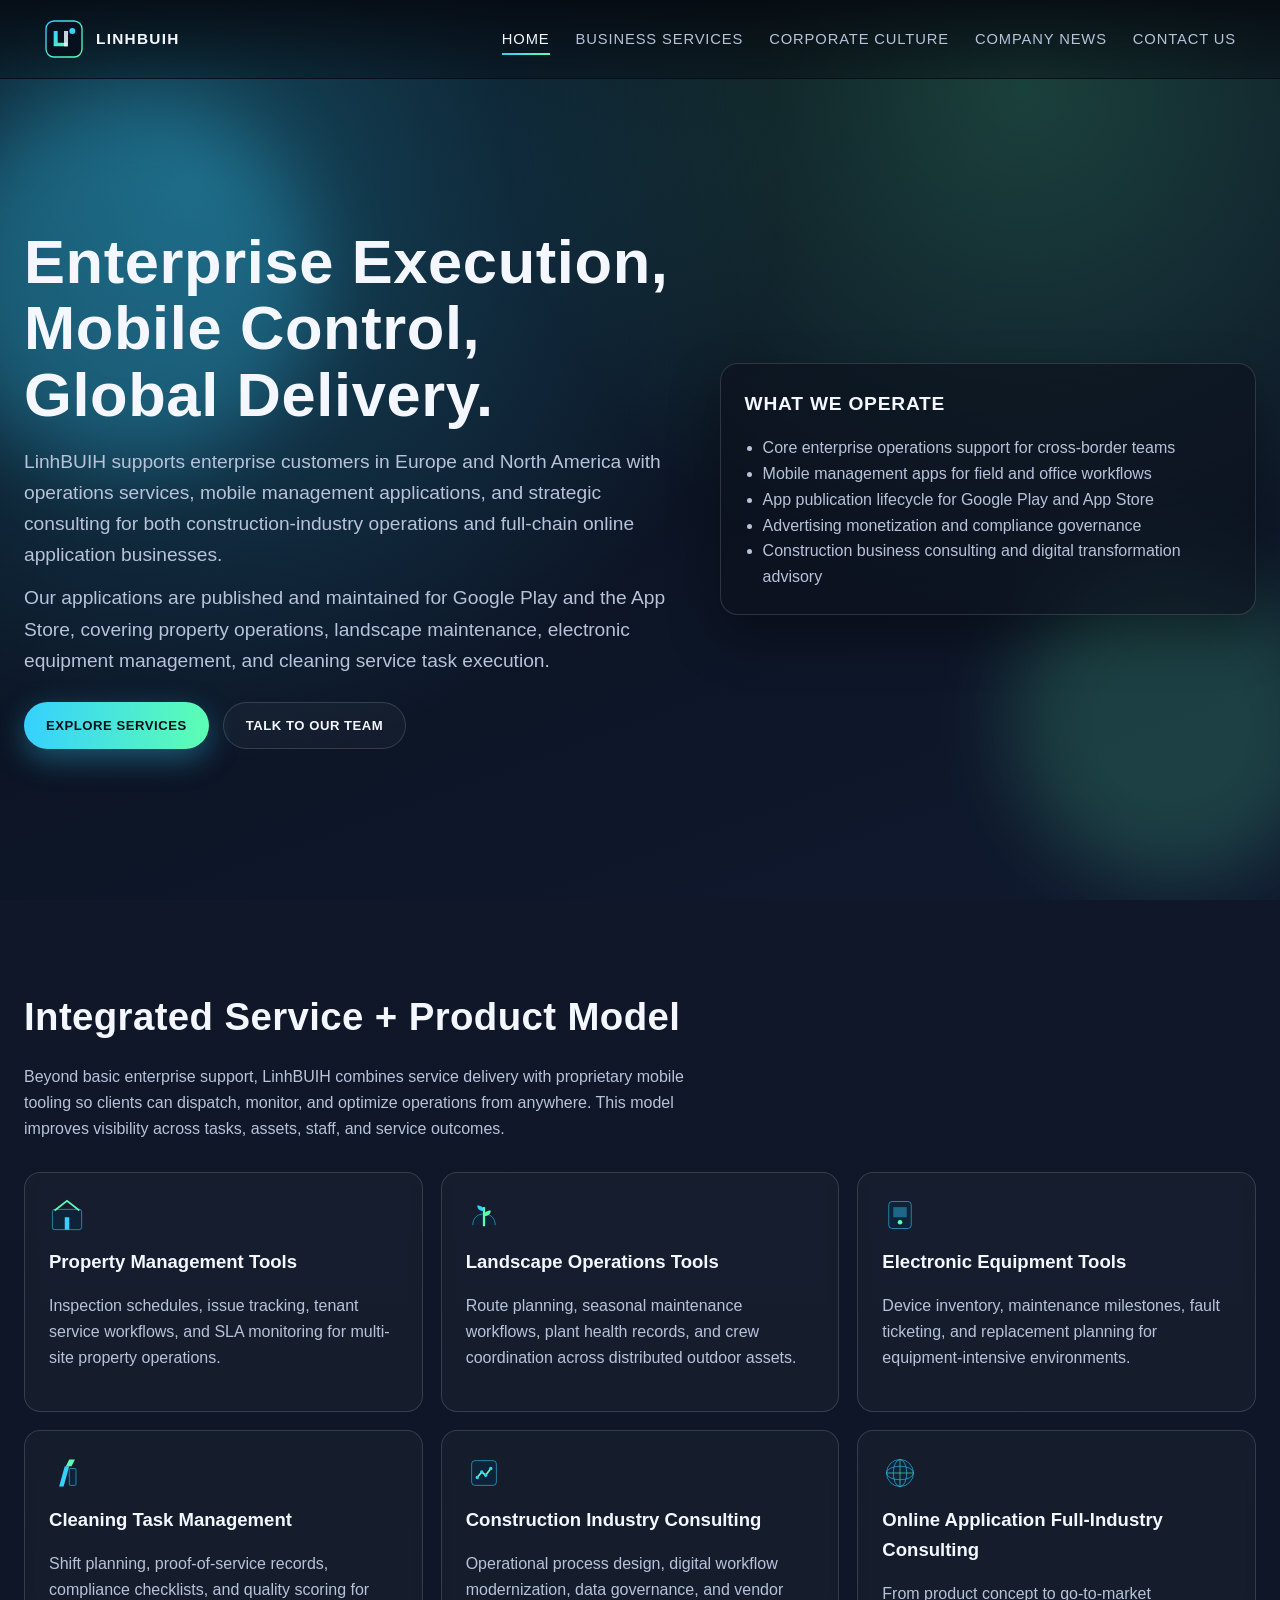
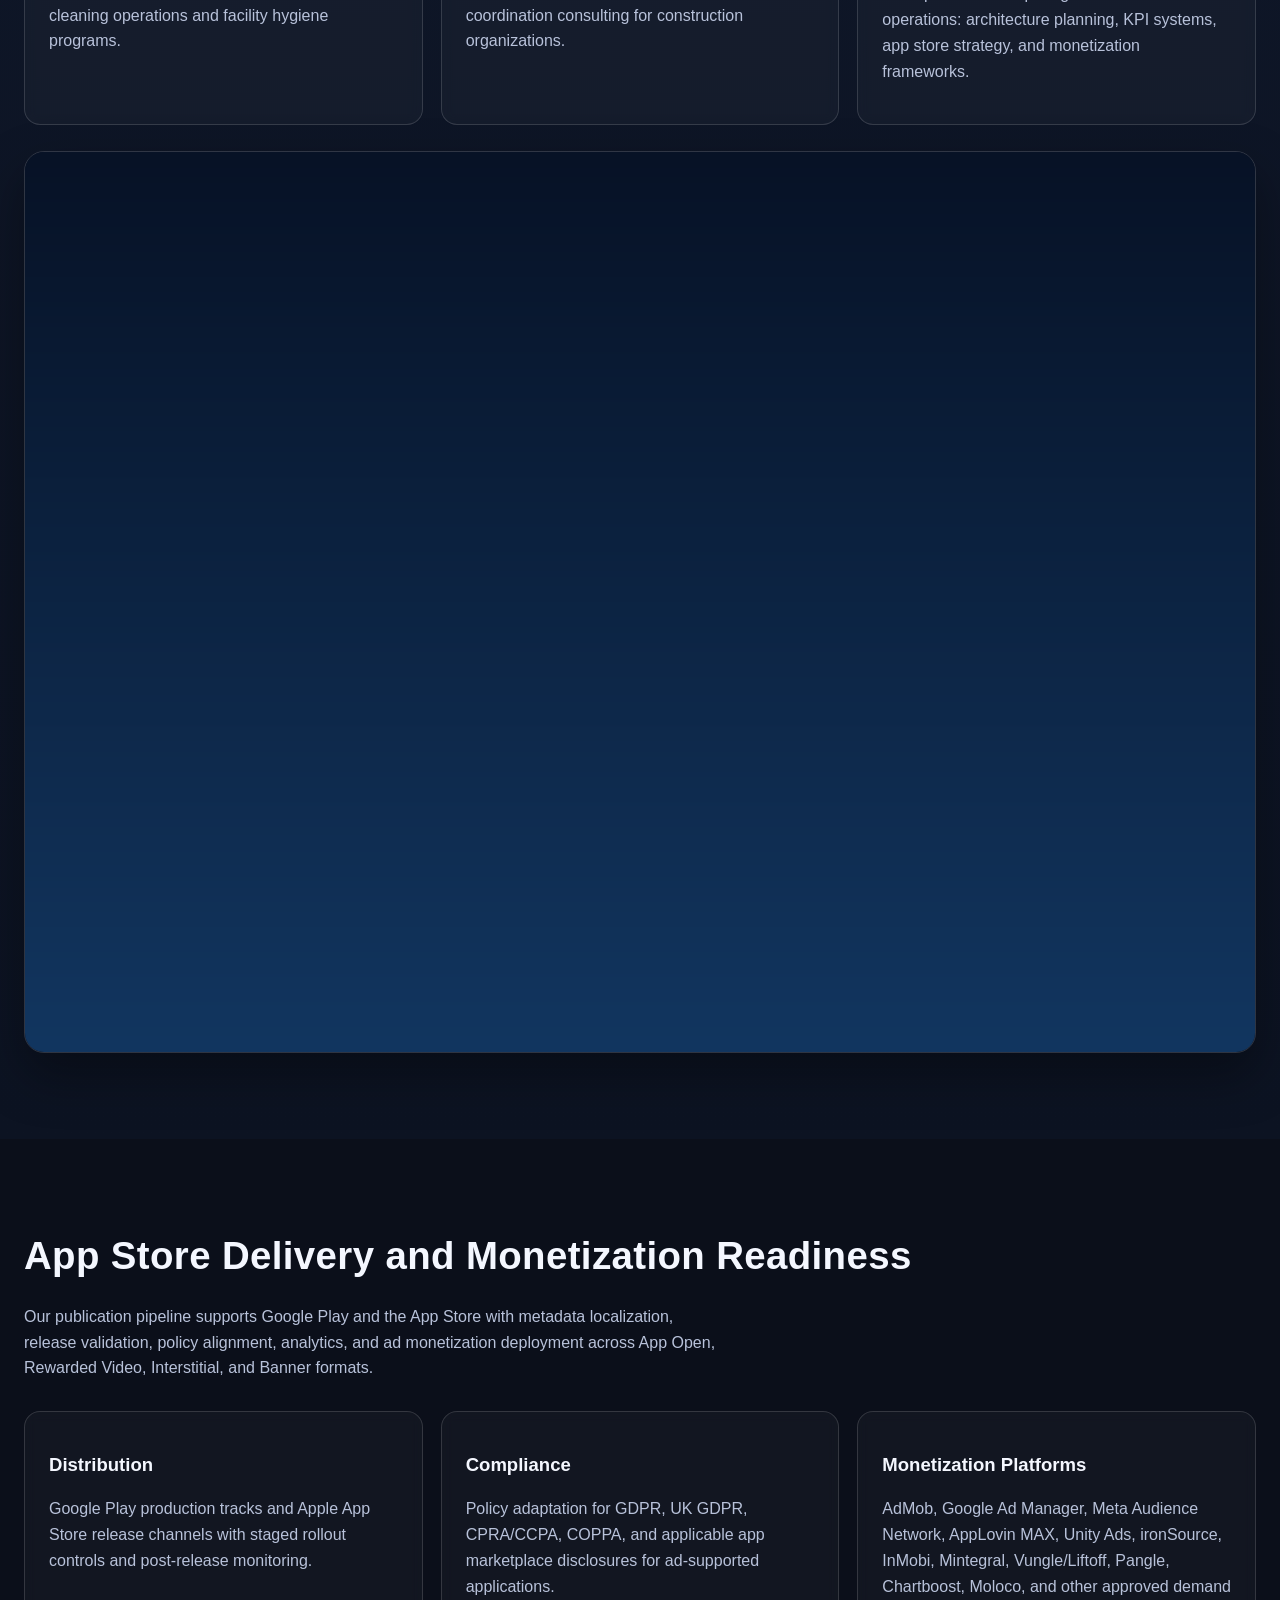
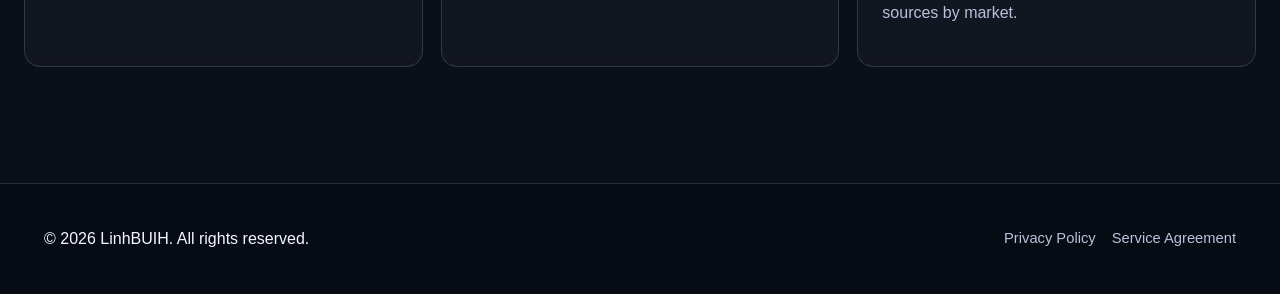
<file: index.html>
<!DOCTYPE html>
<html lang="en">
<head>
  <meta charset="UTF-8" />
  <meta name="viewport" content="width=device-width, initial-scale=1.0" />
  <title>LinhBUIH | Enterprise Operations Technology for Europe and North America</title>
  <meta name="description" content="LinhBUIH delivers enterprise operational services, app publishing for Google Play and App Store, and consulting for construction and end-to-end online application businesses." />
  <meta name="robots" content="index, follow, max-image-preview:large, max-snippet:-1, max-video-preview:-1" />
  <meta name="theme-color" content="#0b0f1a" />
  <link rel="canonical" href="https://ukugbny.com/index.html" />
  <link rel="icon" type="image/svg+xml" href="images/logo.svg" />
  <link rel="stylesheet" href="css/styles.css" />
  <meta property="og:type" content="website" />
  <meta property="og:title" content="LinhBUIH | Enterprise Operations Technology" />
  <meta property="og:description" content="Business operations services, mobile management applications, and strategic consulting for global growth." />
  <meta property="og:url" content="https://ukugbny.com/index.html" />
  <meta property="og:image" content="https://ukugbny.com/images/hero-city.png" />
  <meta name="twitter:card" content="summary_large_image" />
  <script type="application/ld+json">
  {
    "@context": "https://schema.org",
    "@type": "Organization",
    "name": "LinhBUIH",
    "url": "https://ukugbny.com",
    "logo": "https://ukugbny.com/images/logo.svg",
    "email": "linhbuih62@gmail.com",
    "contactPoint": [
      {
        "@type": "ContactPoint",
        "contactType": "business support",
        "email": "linhbuih62@gmail.com",
        "areaServed": ["US", "CA", "GB", "EU"]
      },
      {
        "@type": "ContactPoint",
        "contactType": "key accounts",
        "email": "linhbuih62@gmail.com",
        "areaServed": ["US", "CA", "GB", "EU"]
      }
    ],
    "sameAs": [
      "https://play.google.com",
      "https://www.apple.com/app-store/"
    ]
  }
  </script>
</head>
<body>
  <a class="skip-link" href="#main-content">Skip to main content</a>
  <header class="site-header">
    <div class="header-inner">
      <a class="brand" href="index.html" aria-label="LinhBUIH Home">
        <img src="images/logo.svg" alt="LinhBUIH logo" width="40" height="40" />
        <span>LinhBUIH</span>
      </a>
      <button class="nav-toggle" aria-label="Open navigation" aria-expanded="false">Menu</button>
      <nav class="site-nav" aria-label="Primary navigation">
        <ul>
          <li><a href="index.html">Home</a></li>
          <li><a href="services.html">Business Services</a></li>
          <li><a href="culture.html">Corporate Culture</a></li>
          <li><a href="news.html">Company News</a></li>
          <li><a href="contact.html">Contact Us</a></li>
        </ul>
      </nav>
    </div>
  </header>

  <main id="main-content">
    <section class="hero">
      <div class="hero-inner">
        <div class="hero-copy reveal">
          <h1>Enterprise Execution, Mobile Control, Global Delivery.</h1>
          <p>LinhBUIH supports enterprise customers in Europe and North America with operations services, mobile management applications, and strategic consulting for both construction-industry operations and full-chain online application businesses.</p>
          <p>Our applications are published and maintained for Google Play and the App Store, covering property operations, landscape maintenance, electronic equipment management, and cleaning service task execution.</p>
          <div class="hero-actions">
            <a class="btn btn-primary" href="services.html">Explore Services</a>
            <a class="btn btn-secondary" href="contact.html">Talk to Our Team</a>
          </div>
        </div>
        <aside class="hero-card reveal" aria-label="Core capabilities">
          <h2>What We Operate</h2>
          <ul>
            <li>Core enterprise operations support for cross-border teams</li>
            <li>Mobile management apps for field and office workflows</li>
            <li>App publication lifecycle for Google Play and App Store</li>
            <li>Advertising monetization and compliance governance</li>
            <li>Construction business consulting and digital transformation advisory</li>
          </ul>
        </aside>
      </div>
    </section>

    <section class="section section-dark">
      <div class="section-inner reveal">
        <h2>Integrated Service + Product Model</h2>
        <p class="lead">Beyond basic enterprise support, LinhBUIH combines service delivery with proprietary mobile tooling so clients can dispatch, monitor, and optimize operations from anywhere. This model improves visibility across tasks, assets, staff, and service outcomes.</p>
        <div class="grid">
          <article class="card">
            <img src="images/icon-property.svg" alt="Property tool icon" width="36" height="36" />
            <h3>Property Management Tools</h3>
            <p>Inspection schedules, issue tracking, tenant service workflows, and SLA monitoring for multi-site property operations.</p>
          </article>
          <article class="card">
            <img src="images/icon-garden.svg" alt="Landscape tool icon" width="36" height="36" />
            <h3>Landscape Operations Tools</h3>
            <p>Route planning, seasonal maintenance workflows, plant health records, and crew coordination across distributed outdoor assets.</p>
          </article>
          <article class="card">
            <img src="images/icon-device.svg" alt="Equipment tool icon" width="36" height="36" />
            <h3>Electronic Equipment Tools</h3>
            <p>Device inventory, maintenance milestones, fault ticketing, and replacement planning for equipment-intensive environments.</p>
          </article>
          <article class="card">
            <img src="images/icon-cleaning.svg" alt="Cleaning tool icon" width="36" height="36" />
            <h3>Cleaning Task Management</h3>
            <p>Shift planning, proof-of-service records, compliance checklists, and quality scoring for cleaning operations and facility hygiene programs.</p>
          </article>
          <article class="card">
            <img src="images/icon-consulting.svg" alt="Consulting icon" width="36" height="36" />
            <h3>Construction Industry Consulting</h3>
            <p>Operational process design, digital workflow modernization, data governance, and vendor coordination consulting for construction organizations.</p>
          </article>
          <article class="card">
            <img src="images/icon-online.svg" alt="Online application consulting icon" width="36" height="36" />
            <h3>Online Application Full-Industry Consulting</h3>
            <p>From product concept to go-to-market operations: architecture planning, KPI systems, app store strategy, and monetization frameworks.</p>
          </article>
        </div>
        <div class="banner-image">
          <img src="images/hero-city.png" alt="Enterprise skyline and digital operations concept" width="1600" height="900" loading="lazy" />
        </div>
      </div>
    </section>

    <section class="section">
      <div class="section-inner reveal">
        <h2>App Store Delivery and Monetization Readiness</h2>
        <p class="lead">Our publication pipeline supports Google Play and the App Store with metadata localization, release validation, policy alignment, analytics, and ad monetization deployment across App Open, Rewarded Video, Interstitial, and Banner formats.</p>
        <div class="grid">
          <article class="card">
            <h3>Distribution</h3>
            <p>Google Play production tracks and Apple App Store release channels with staged rollout controls and post-release monitoring.</p>
          </article>
          <article class="card">
            <h3>Compliance</h3>
            <p>Policy adaptation for GDPR, UK GDPR, CPRA/CCPA, COPPA, and applicable app marketplace disclosures for ad-supported applications.</p>
          </article>
          <article class="card">
            <h3>Monetization Platforms</h3>
            <p>AdMob, Google Ad Manager, Meta Audience Network, AppLovin MAX, Unity Ads, ironSource, InMobi, Mintegral, Vungle/Liftoff, Pangle, Chartboost, Moloco, and other approved demand sources by market.</p>
          </article>
        </div>
      </div>
    </section>
  </main>

  <footer class="site-footer">
    <div class="footer-inner">
      <p>© <span data-year></span> LinhBUIH. All rights reserved.</p>
      <div class="footer-links" aria-label="Policy links">
        <a href="privacy-policy.html">Privacy Policy</a>
        <a href="terms-of-service.html">Service Agreement</a>
      </div>
    </div>
  </footer>

  <script src="js/main.js" defer></script>
</body>
</html>
</file>
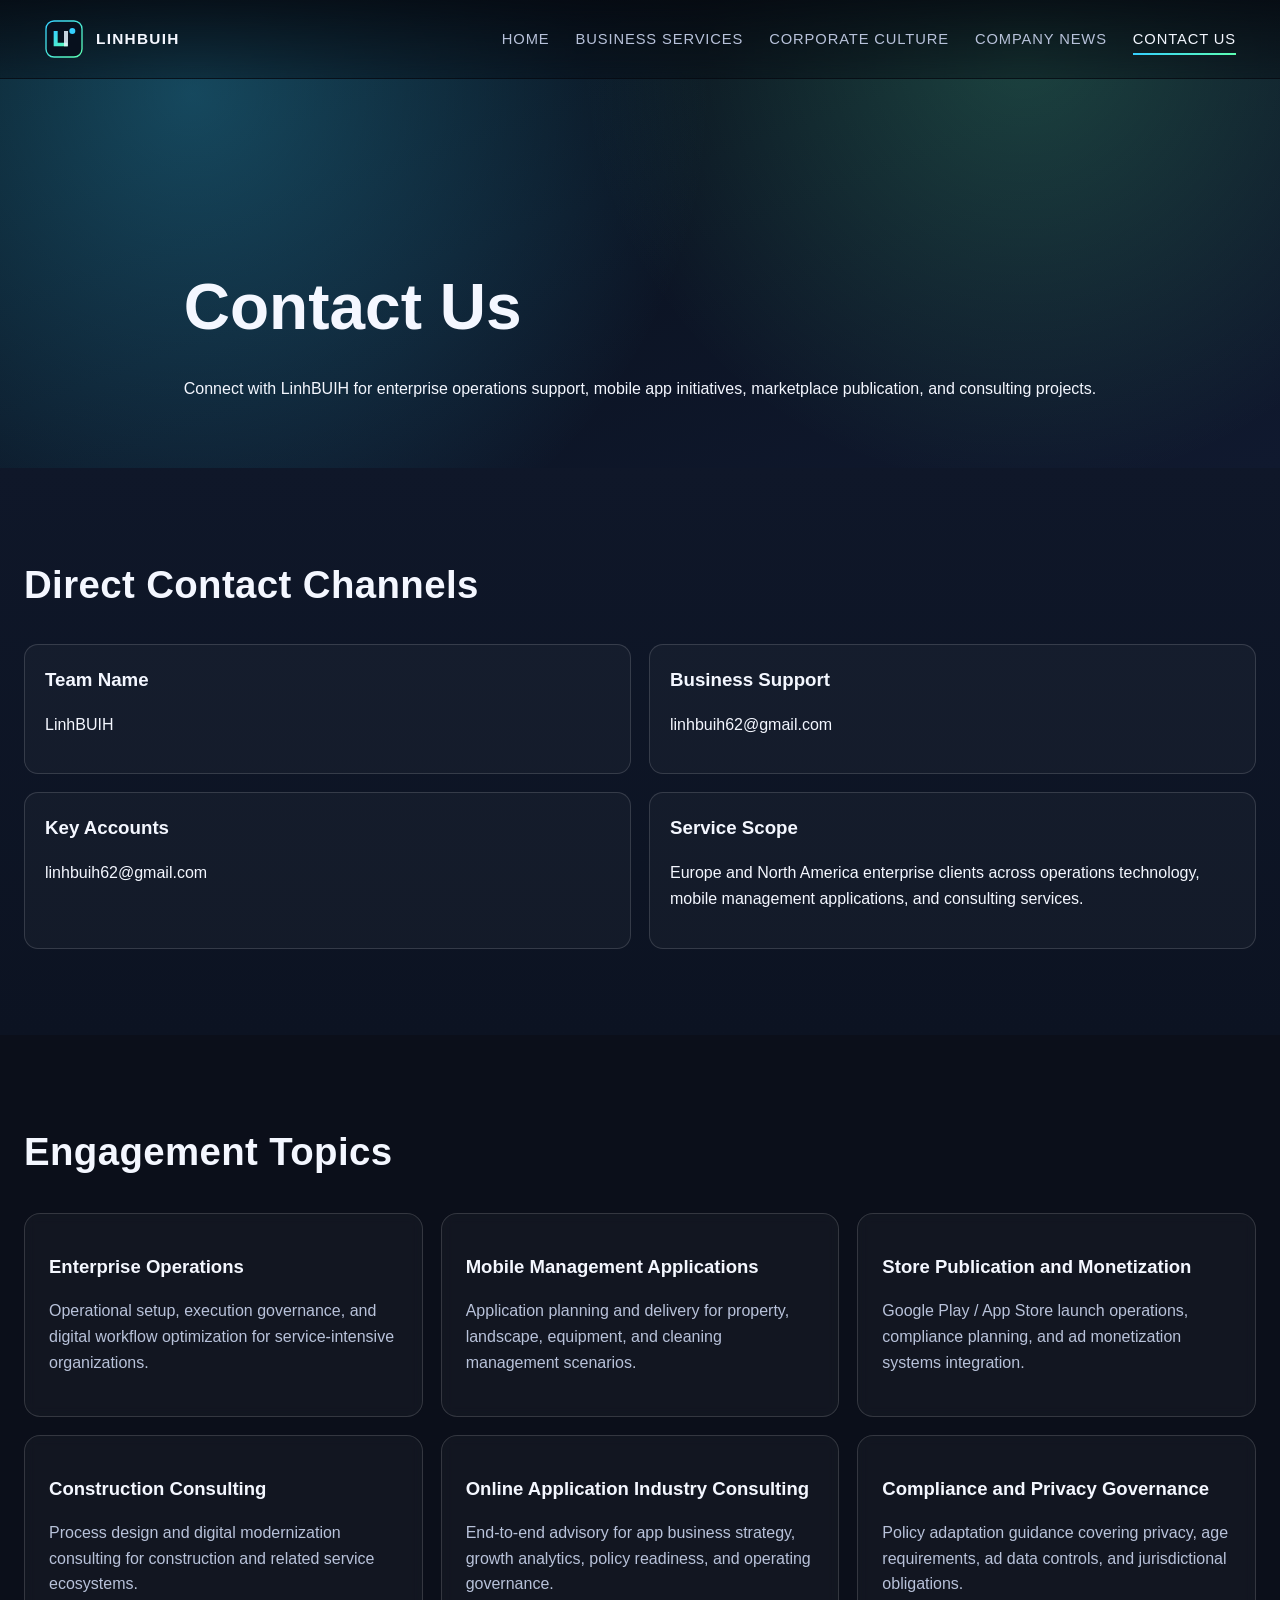
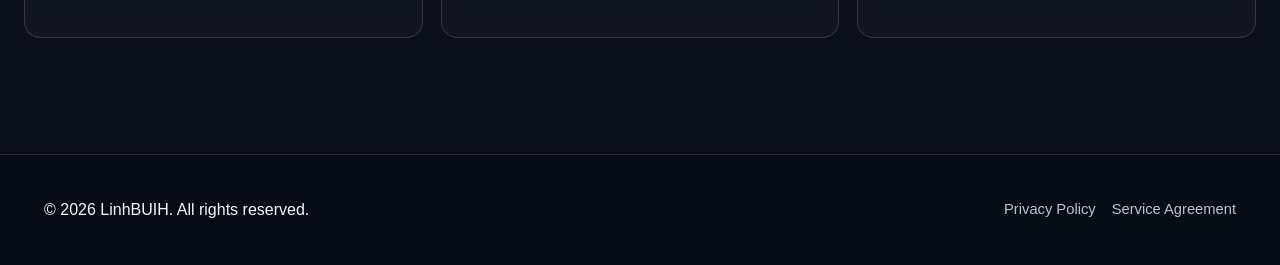
<file: contact.html>
<!DOCTYPE html>
<html lang="en">
<head>
  <meta charset="UTF-8" />
  <meta name="viewport" content="width=device-width, initial-scale=1.0" />
  <title>Contact Us | LinhBUIH</title>
  <meta name="description" content="Contact LinhBUIH business support and key account teams for enterprise services, mobile management applications, and consulting engagements." />
  <meta name="robots" content="index, follow" />
  <link rel="canonical" href="https://ukugbny.com/contact.html" />
  <link rel="icon" type="image/svg+xml" href="images/logo.svg" />
  <link rel="stylesheet" href="css/styles.css" />
</head>
<body>
  <a class="skip-link" href="#main-content">Skip to main content</a>
  <header class="site-header">
    <div class="header-inner">
      <a class="brand" href="index.html" aria-label="LinhBUIH Home">
        <img src="images/logo.svg" alt="LinhBUIH logo" width="40" height="40" />
        <span>LinhBUIH</span>
      </a>
      <button class="nav-toggle" aria-label="Open navigation" aria-expanded="false">Menu</button>
      <nav class="site-nav" aria-label="Primary navigation">
        <ul>
          <li><a href="index.html">Home</a></li>
          <li><a href="services.html">Business Services</a></li>
          <li><a href="culture.html">Corporate Culture</a></li>
          <li><a href="news.html">Company News</a></li>
          <li><a href="contact.html">Contact Us</a></li>
        </ul>
      </nav>
    </div>
  </header>

  <main id="main-content">
    <section class="page-hero">
      <div class="section-inner reveal">
        <h1>Contact Us</h1>
        <p class="lead">Connect with LinhBUIH for enterprise operations support, mobile app initiatives, marketplace publication, and consulting projects.</p>
      </div>
    </section>

    <section class="section section-dark">
      <div class="section-inner reveal">
        <h2>Direct Contact Channels</h2>
        <div class="contact-panel">
          <article class="contact-item">
            <h3>Team Name</h3>
            <p>LinhBUIH</p>
          </article>
          <article class="contact-item">
            <h3>Business Support</h3>
            <p><a href="mailto:linhbuih62@gmail.com">linhbuih62@gmail.com</a></p>
          </article>
          <article class="contact-item">
            <h3>Key Accounts</h3>
            <p><a href="mailto:linhbuih62@gmail.com">linhbuih62@gmail.com</a></p>
          </article>
          <article class="contact-item">
            <h3>Service Scope</h3>
            <p>Europe and North America enterprise clients across operations technology, mobile management applications, and consulting services.</p>
          </article>
        </div>
      </div>
    </section>

    <section class="section">
      <div class="section-inner reveal">
        <h2>Engagement Topics</h2>
        <div class="grid">
          <article class="card">
            <h3>Enterprise Operations</h3>
            <p>Operational setup, execution governance, and digital workflow optimization for service-intensive organizations.</p>
          </article>
          <article class="card">
            <h3>Mobile Management Applications</h3>
            <p>Application planning and delivery for property, landscape, equipment, and cleaning management scenarios.</p>
          </article>
          <article class="card">
            <h3>Store Publication and Monetization</h3>
            <p>Google Play / App Store launch operations, compliance planning, and ad monetization systems integration.</p>
          </article>
          <article class="card">
            <h3>Construction Consulting</h3>
            <p>Process design and digital modernization consulting for construction and related service ecosystems.</p>
          </article>
          <article class="card">
            <h3>Online Application Industry Consulting</h3>
            <p>End-to-end advisory for app business strategy, growth analytics, policy readiness, and operating governance.</p>
          </article>
          <article class="card">
            <h3>Compliance and Privacy Governance</h3>
            <p>Policy adaptation guidance covering privacy, age requirements, ad data controls, and jurisdictional obligations.</p>
          </article>
        </div>
      </div>
    </section>
  </main>

  <footer class="site-footer">
    <div class="footer-inner">
      <p>© <span data-year></span> LinhBUIH. All rights reserved.</p>
      <div class="footer-links" aria-label="Policy links">
        <a href="privacy-policy.html">Privacy Policy</a>
        <a href="terms-of-service.html">Service Agreement</a>
      </div>
    </div>
  </footer>

  <script src="js/main.js" defer></script>
</body>
</html>
</file>
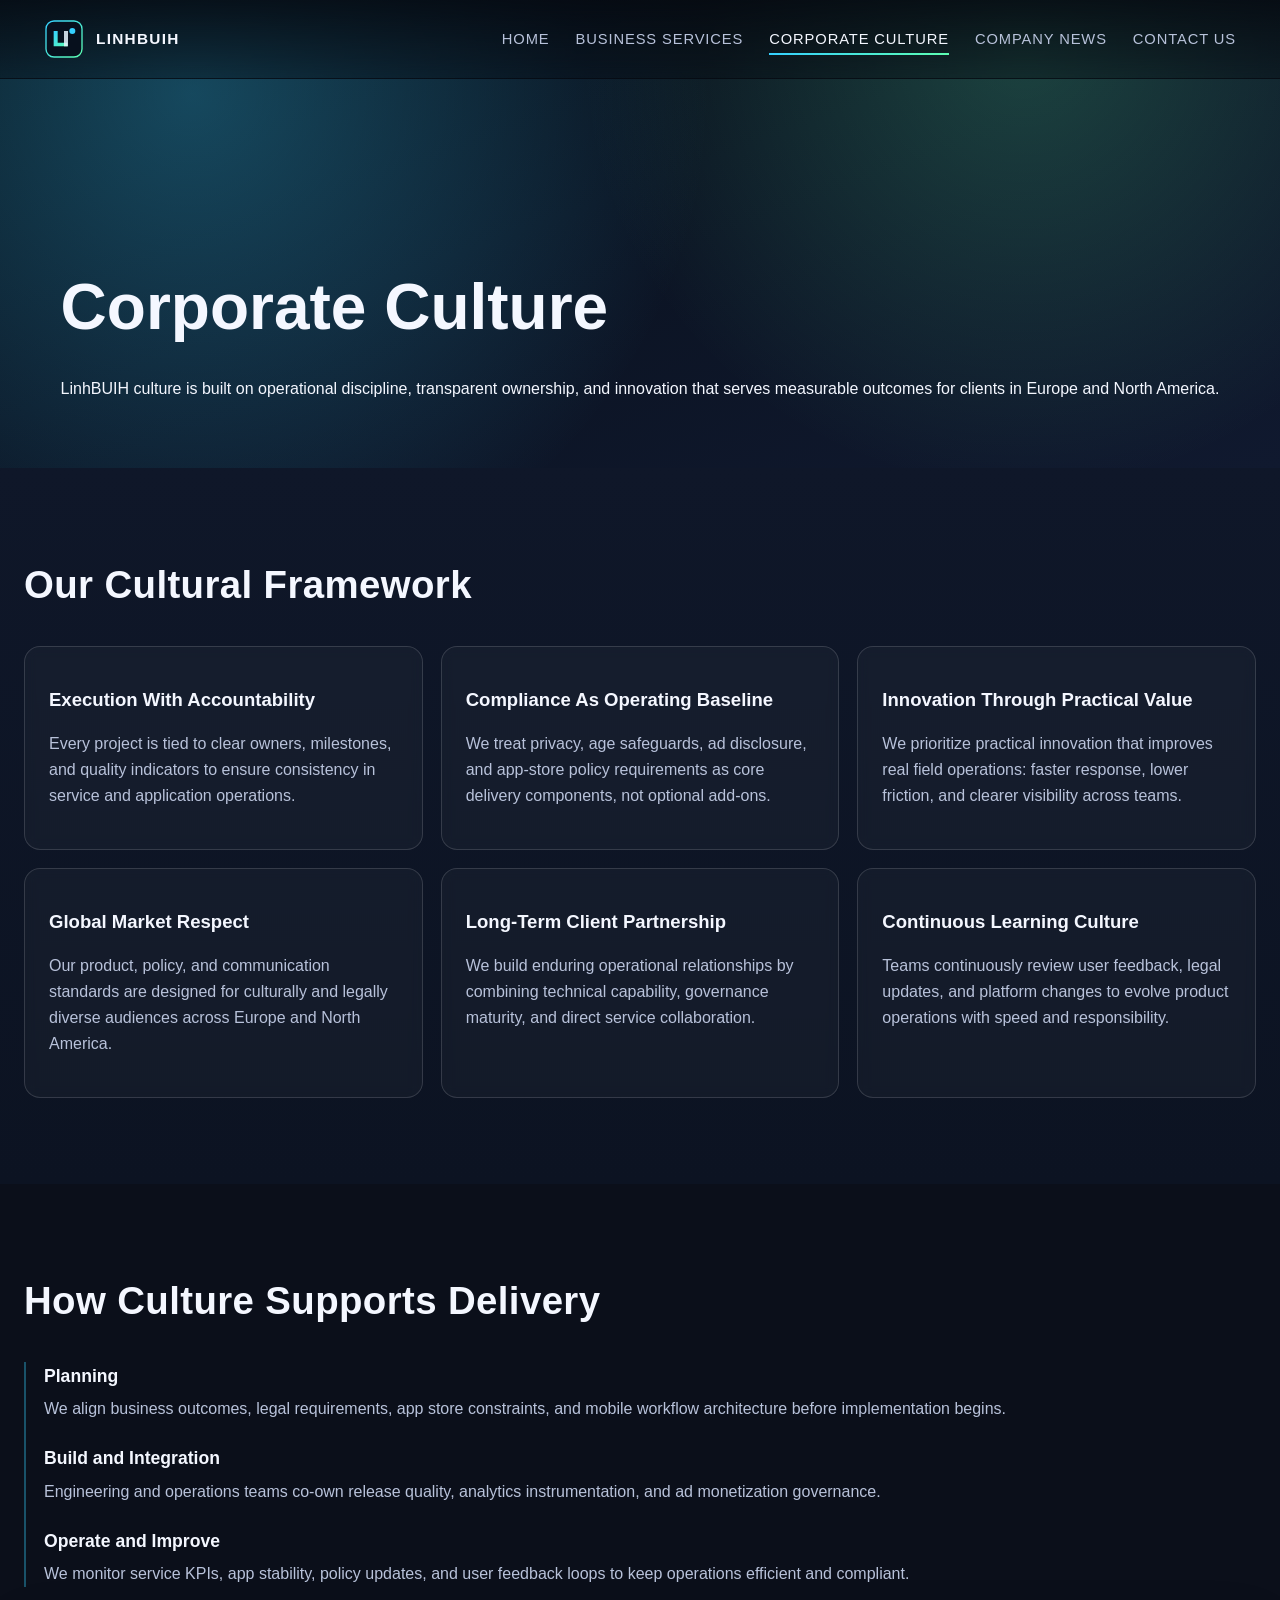
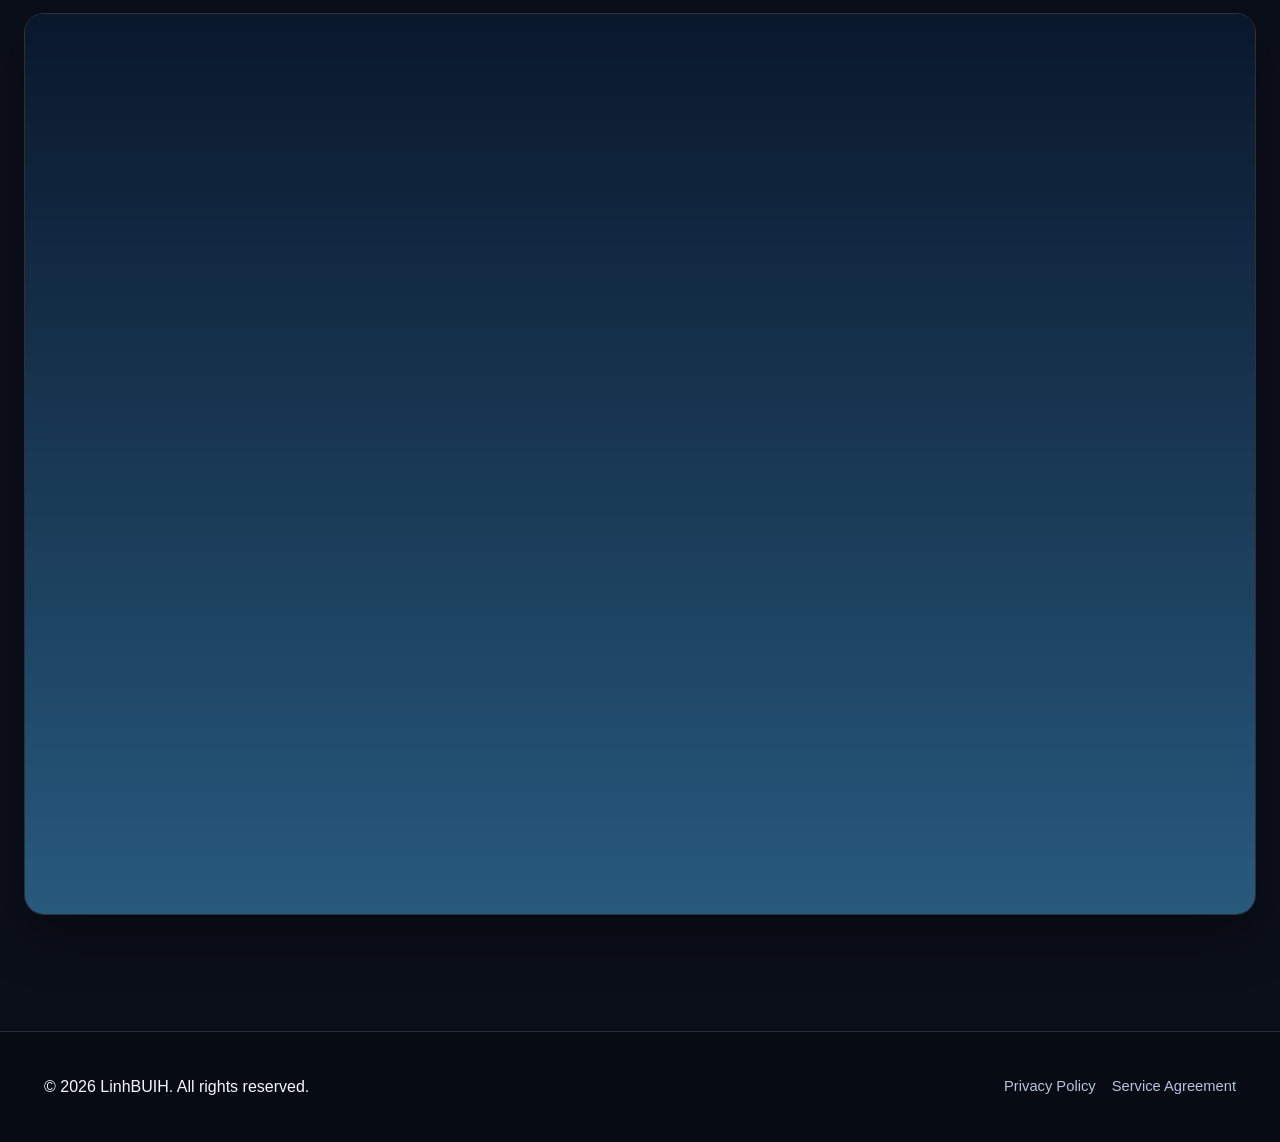
<file: culture.html>
<!DOCTYPE html>
<html lang="en">
<head>
  <meta charset="UTF-8" />
  <meta name="viewport" content="width=device-width, initial-scale=1.0" />
  <title>Corporate Culture | LinhBUIH</title>
  <meta name="description" content="LinhBUIH corporate culture: accountable execution, compliance-first growth, and practical innovation for enterprise and mobile applications." />
  <meta name="robots" content="index, follow" />
  <link rel="canonical" href="https://ukugbny.com/culture.html" />
  <link rel="icon" type="image/svg+xml" href="images/logo.svg" />
  <link rel="stylesheet" href="css/styles.css" />
</head>
<body>
  <a class="skip-link" href="#main-content">Skip to main content</a>
  <header class="site-header">
    <div class="header-inner">
      <a class="brand" href="index.html" aria-label="LinhBUIH Home">
        <img src="images/logo.svg" alt="LinhBUIH logo" width="40" height="40" />
        <span>LinhBUIH</span>
      </a>
      <button class="nav-toggle" aria-label="Open navigation" aria-expanded="false">Menu</button>
      <nav class="site-nav" aria-label="Primary navigation">
        <ul>
          <li><a href="index.html">Home</a></li>
          <li><a href="services.html">Business Services</a></li>
          <li><a href="culture.html">Corporate Culture</a></li>
          <li><a href="news.html">Company News</a></li>
          <li><a href="contact.html">Contact Us</a></li>
        </ul>
      </nav>
    </div>
  </header>

  <main id="main-content">
    <section class="page-hero">
      <div class="section-inner reveal">
        <h1>Corporate Culture</h1>
        <p class="lead">LinhBUIH culture is built on operational discipline, transparent ownership, and innovation that serves measurable outcomes for clients in Europe and North America.</p>
      </div>
    </section>

    <section class="section section-dark">
      <div class="section-inner reveal">
        <h2>Our Cultural Framework</h2>
        <div class="grid">
          <article class="card">
            <h3>Execution With Accountability</h3>
            <p>Every project is tied to clear owners, milestones, and quality indicators to ensure consistency in service and application operations.</p>
          </article>
          <article class="card">
            <h3>Compliance As Operating Baseline</h3>
            <p>We treat privacy, age safeguards, ad disclosure, and app-store policy requirements as core delivery components, not optional add-ons.</p>
          </article>
          <article class="card">
            <h3>Innovation Through Practical Value</h3>
            <p>We prioritize practical innovation that improves real field operations: faster response, lower friction, and clearer visibility across teams.</p>
          </article>
          <article class="card">
            <h3>Global Market Respect</h3>
            <p>Our product, policy, and communication standards are designed for culturally and legally diverse audiences across Europe and North America.</p>
          </article>
          <article class="card">
            <h3>Long-Term Client Partnership</h3>
            <p>We build enduring operational relationships by combining technical capability, governance maturity, and direct service collaboration.</p>
          </article>
          <article class="card">
            <h3>Continuous Learning Culture</h3>
            <p>Teams continuously review user feedback, legal updates, and platform changes to evolve product operations with speed and responsibility.</p>
          </article>
        </div>
      </div>
    </section>

    <section class="section">
      <div class="section-inner reveal">
        <h2>How Culture Supports Delivery</h2>
        <div class="timeline">
          <article class="timeline-item">
            <h3>Planning</h3>
            <p>We align business outcomes, legal requirements, app store constraints, and mobile workflow architecture before implementation begins.</p>
          </article>
          <article class="timeline-item">
            <h3>Build and Integration</h3>
            <p>Engineering and operations teams co-own release quality, analytics instrumentation, and ad monetization governance.</p>
          </article>
          <article class="timeline-item">
            <h3>Operate and Improve</h3>
            <p>We monitor service KPIs, app stability, policy updates, and user feedback loops to keep operations efficient and compliant.</p>
          </article>
        </div>
        <div class="banner-image">
          <img src="images/culture-team.png" alt="Professional team collaborating in a digital operations setting" width="1600" height="900" loading="lazy" />
        </div>
      </div>
    </section>
  </main>

  <footer class="site-footer">
    <div class="footer-inner">
      <p>© <span data-year></span> LinhBUIH. All rights reserved.</p>
      <div class="footer-links" aria-label="Policy links">
        <a href="privacy-policy.html">Privacy Policy</a>
        <a href="terms-of-service.html">Service Agreement</a>
      </div>
    </div>
  </footer>

  <script src="js/main.js" defer></script>
</body>
</html>
</file>
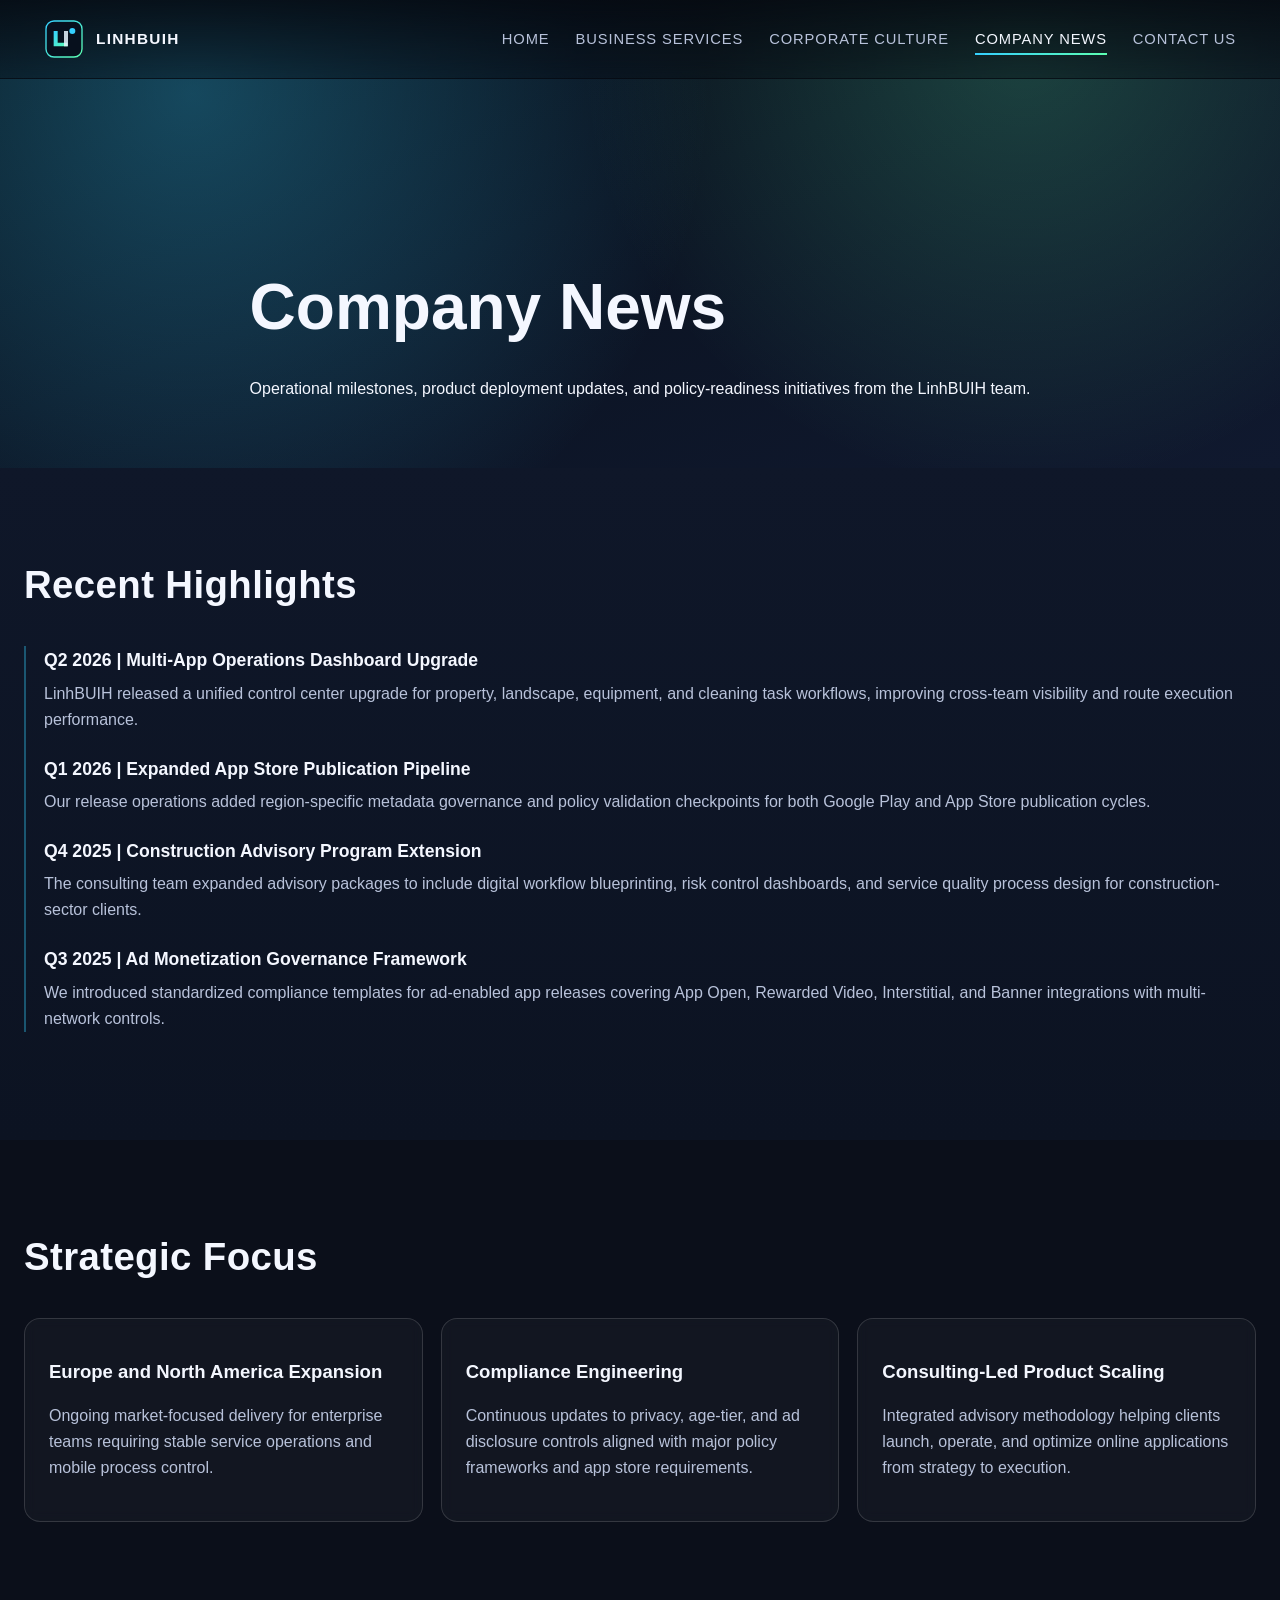
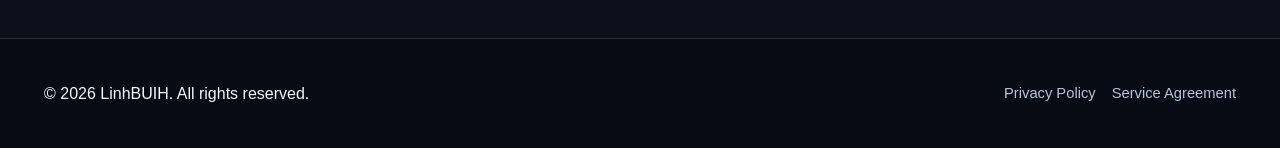
<file: news.html>
<!DOCTYPE html>
<html lang="en">
<head>
  <meta charset="UTF-8" />
  <meta name="viewport" content="width=device-width, initial-scale=1.0" />
  <title>Company News | LinhBUIH</title>
  <meta name="description" content="Latest updates from LinhBUIH: app release milestones, operations innovation, compliance updates, and consulting achievements." />
  <meta name="robots" content="index, follow" />
  <link rel="canonical" href="https://ukugbny.com/news.html" />
  <link rel="icon" type="image/svg+xml" href="images/logo.svg" />
  <link rel="stylesheet" href="css/styles.css" />
</head>
<body>
  <a class="skip-link" href="#main-content">Skip to main content</a>
  <header class="site-header">
    <div class="header-inner">
      <a class="brand" href="index.html" aria-label="LinhBUIH Home">
        <img src="images/logo.svg" alt="LinhBUIH logo" width="40" height="40" />
        <span>LinhBUIH</span>
      </a>
      <button class="nav-toggle" aria-label="Open navigation" aria-expanded="false">Menu</button>
      <nav class="site-nav" aria-label="Primary navigation">
        <ul>
          <li><a href="index.html">Home</a></li>
          <li><a href="services.html">Business Services</a></li>
          <li><a href="culture.html">Corporate Culture</a></li>
          <li><a href="news.html">Company News</a></li>
          <li><a href="contact.html">Contact Us</a></li>
        </ul>
      </nav>
    </div>
  </header>

  <main id="main-content">
    <section class="page-hero">
      <div class="section-inner reveal">
        <h1>Company News</h1>
        <p class="lead">Operational milestones, product deployment updates, and policy-readiness initiatives from the LinhBUIH team.</p>
      </div>
    </section>

    <section class="section section-dark">
      <div class="section-inner reveal">
        <h2>Recent Highlights</h2>
        <div class="timeline">
          <article class="timeline-item">
            <h3>Q2 2026 | Multi-App Operations Dashboard Upgrade</h3>
            <p>LinhBUIH released a unified control center upgrade for property, landscape, equipment, and cleaning task workflows, improving cross-team visibility and route execution performance.</p>
          </article>
          <article class="timeline-item">
            <h3>Q1 2026 | Expanded App Store Publication Pipeline</h3>
            <p>Our release operations added region-specific metadata governance and policy validation checkpoints for both Google Play and App Store publication cycles.</p>
          </article>
          <article class="timeline-item">
            <h3>Q4 2025 | Construction Advisory Program Extension</h3>
            <p>The consulting team expanded advisory packages to include digital workflow blueprinting, risk control dashboards, and service quality process design for construction-sector clients.</p>
          </article>
          <article class="timeline-item">
            <h3>Q3 2025 | Ad Monetization Governance Framework</h3>
            <p>We introduced standardized compliance templates for ad-enabled app releases covering App Open, Rewarded Video, Interstitial, and Banner integrations with multi-network controls.</p>
          </article>
        </div>
      </div>
    </section>

    <section class="section">
      <div class="section-inner reveal">
        <h2>Strategic Focus</h2>
        <div class="grid">
          <article class="card">
            <h3>Europe and North America Expansion</h3>
            <p>Ongoing market-focused delivery for enterprise teams requiring stable service operations and mobile process control.</p>
          </article>
          <article class="card">
            <h3>Compliance Engineering</h3>
            <p>Continuous updates to privacy, age-tier, and ad disclosure controls aligned with major policy frameworks and app store requirements.</p>
          </article>
          <article class="card">
            <h3>Consulting-Led Product Scaling</h3>
            <p>Integrated advisory methodology helping clients launch, operate, and optimize online applications from strategy to execution.</p>
          </article>
        </div>
      </div>
    </section>
  </main>

  <footer class="site-footer">
    <div class="footer-inner">
      <p>© <span data-year></span> LinhBUIH. All rights reserved.</p>
      <div class="footer-links" aria-label="Policy links">
        <a href="privacy-policy.html">Privacy Policy</a>
        <a href="terms-of-service.html">Service Agreement</a>
      </div>
    </div>
  </footer>

  <script src="js/main.js" defer></script>
</body>
</html>
</file>
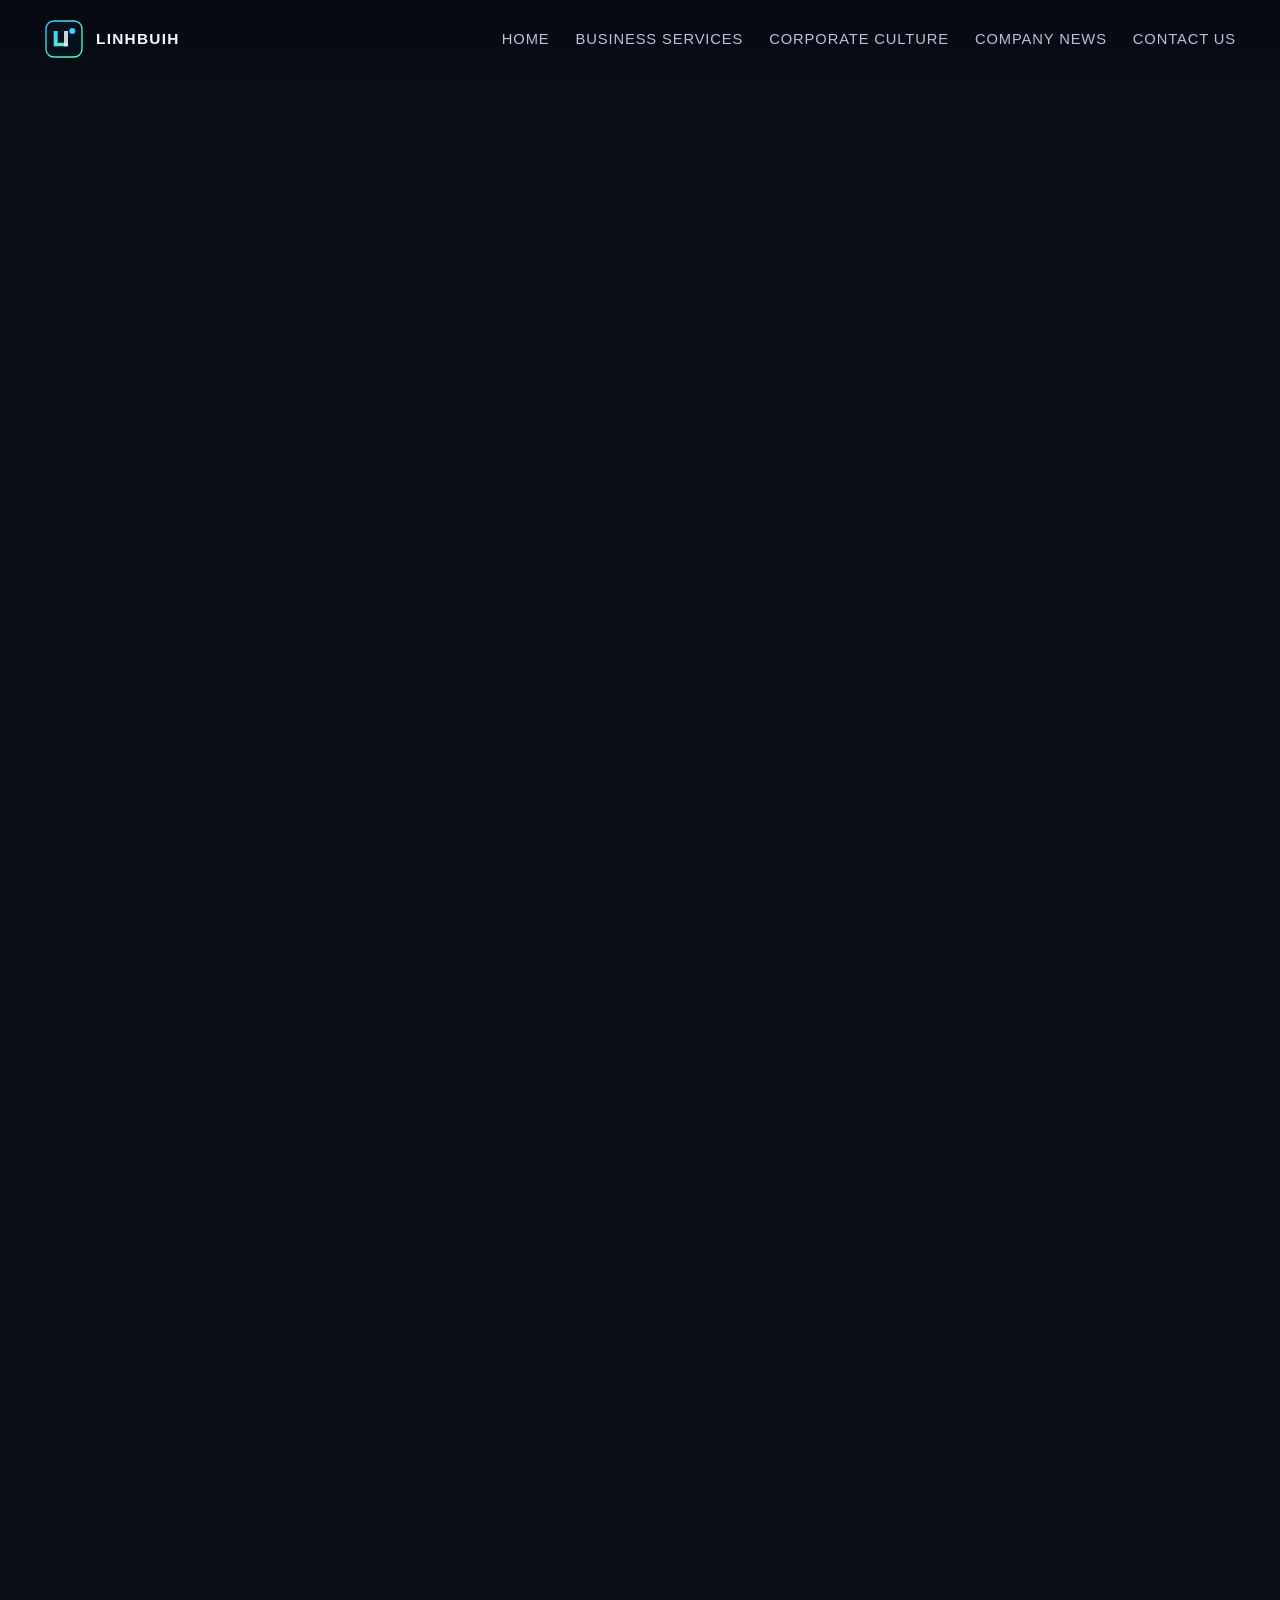
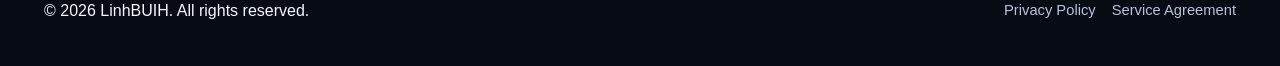
<file: privacy-policy.html>
<!DOCTYPE html>
<html lang="en">
<head>
  <meta charset="UTF-8" />
  <meta name="viewport" content="width=device-width, initial-scale=1.0" />
  <title>Privacy Policy | LinhBUIH</title>
  <meta name="description" content="Comprehensive privacy policy for LinhBUIH websites and applications distributed through Google Play and Apple App Store." />
  <meta name="robots" content="index, follow" />
  <link rel="canonical" href="https://ukugbny.com/privacy-policy.html" />
  <link rel="icon" type="image/svg+xml" href="images/logo.svg" />
  <link rel="stylesheet" href="css/styles.css" />
</head>
<body>
  <a class="skip-link" href="#main-content">Skip to main content</a>
  <header class="site-header">
    <div class="header-inner">
      <a class="brand" href="index.html" aria-label="LinhBUIH Home">
        <img src="images/logo.svg" alt="LinhBUIH logo" width="40" height="40" />
        <span>LinhBUIH</span>
      </a>
      <button class="nav-toggle" aria-label="Open navigation" aria-expanded="false">Menu</button>
      <nav class="site-nav" aria-label="Primary navigation">
        <ul>
          <li><a href="index.html">Home</a></li>
          <li><a href="services.html">Business Services</a></li>
          <li><a href="culture.html">Corporate Culture</a></li>
          <li><a href="news.html">Company News</a></li>
          <li><a href="contact.html">Contact Us</a></li>
        </ul>
      </nav>
    </div>
  </header>

  <main id="main-content" class="section policy-content" style="padding-top: 140px;">
    <div class="section-inner reveal">
      <h1>Privacy Policy</h1>
      <p><strong>Effective date:</strong> June 27, 2026</p>
      <p><strong>Controller / Service Provider:</strong> LinhBUIH</p>
      <p><strong>Business support:</strong> <a href="mailto:linhbuih62@gmail.com">linhbuih62@gmail.com</a></p>
      <p><strong>Key accounts:</strong> <a href="mailto:linhbuih62@gmail.com">linhbuih62@gmail.com</a></p>
      <p>This Privacy Policy applies to the LinhBUIH website and to LinhBUIH mobile applications and related services made available through Google Play, Apple App Store, and related distribution channels. It covers property management tools, landscape management tools, electronic equipment management tools, cleaning service task management tools, construction-industry consulting tools, and online application industry consulting services.</p>

      <h2>1. Scope and Applicability</h2>
      <p>This Policy applies to personal data processing carried out by LinhBUIH when you:</p>
      <ul>
        <li>Visit our website and interact with pages, forms, and analytics tags.</li>
        <li>Download or use our mobile applications from Google Play, App Store, and authorized stores.</li>
        <li>Use in-app services, communication channels, support channels, and operational dashboards.</li>
        <li>Participate in consulting engagements or business onboarding processes.</li>
      </ul>
      <p>If local law requires additional disclosures, rights, legal bases, or consent mechanisms, those local requirements apply in addition to this Policy.</p>

      <h2>2. Categories of Personal Data We Process</h2>
      <ul>
        <li><strong>Identity and account data:</strong> name, business role, company name, account ID, support account details, and communication preferences.</li>
        <li><strong>Contact data:</strong> email address, phone number (if provided), office location, and support correspondence.</li>
        <li><strong>Device and technical data:</strong> device model, operating system version, app version, language settings, network type, advertising identifiers (where permitted), push token, and crash diagnostics.</li>
        <li><strong>Usage and event data:</strong> app interactions, feature usage, navigation paths, task completion records, service logs, and engagement metrics.</li>
        <li><strong>Operational data:</strong> property task records, landscape maintenance records, equipment maintenance records, cleaning task records, and project workflow metadata uploaded by enterprise users.</li>
        <li><strong>Transaction and contractual data:</strong> service subscription records, project statements, invoices, and support ticket histories.</li>
        <li><strong>Marketing and consent data:</strong> newsletter choices, consent status, jurisdictional consent strings (where used), and suppression preferences.</li>
      </ul>

      <h2>3. Sensitive Data and Special Categories</h2>
      <p>Our services are designed for business operations and generally do not require users to submit sensitive personal data or special-category data. If sensitive data is incidentally provided, we process it only where legally permitted and with additional safeguards, including access controls, encryption in transit, and strict retention limits.</p>

      <h2>4. Data Collection Sources</h2>
      <ul>
        <li>Directly from you when you register, communicate with us, or use service features.</li>
        <li>Automatically from your device, browser, app SDKs, and server logs.</li>
        <li>From enterprise clients and administrators who provision service accounts.</li>
        <li>From integrated partners such as analytics providers, ad mediation platforms, and cloud service providers.</li>
      </ul>

      <h2>5. Purposes and Legal Bases</h2>
      <p>We process personal data for one or more of the following legal bases, depending on jurisdiction:</p>
      <ul>
        <li><strong>Contract performance:</strong> to provide requested services, maintain accounts, and deliver support.</li>
        <li><strong>Legitimate interests:</strong> to improve security, quality, performance, and operational reliability.</li>
        <li><strong>Consent:</strong> where required for cookies, tracking technologies, ad personalization, push marketing, or specific data uses.</li>
        <li><strong>Legal obligations:</strong> to comply with tax, accounting, consumer protection, and platform policy requirements.</li>
      </ul>

      <h2>6. App Store and Marketplace Compliance</h2>
      <p>Our app publication and operation practices are designed to align with:</p>
      <ul>
        <li>Google Play Developer Program Policies, Data Safety requirements, and Families policies where applicable.</li>
        <li>Apple App Store Review Guidelines, privacy nutrition labels, tracking transparency requirements, and age rating expectations.</li>
        <li>Applicable local consumer rights and digital-services regulations in target markets.</li>
      </ul>
      <p>Where app store policy and law differ, we implement the stricter standard whenever feasible to protect user rights and maintain compliance continuity.</p>

      <h2>7. Advertising, Monetization, and Ad Platform Disclosure</h2>
      <p>Some LinhBUIH applications may include advertising monetization. Ads may be delivered through one or more platforms, including but not limited to:</p>
      <ul>
        <li>Google AdMob and Google Ad Manager</li>
        <li>Meta Audience Network</li>
        <li>AppLovin MAX</li>
        <li>Unity Ads</li>
        <li>ironSource</li>
        <li>InMobi</li>
        <li>Mintegral</li>
        <li>Vungle / Liftoff</li>
        <li>Pangle</li>
        <li>Chartboost</li>
        <li>Moloco</li>
        <li>Amazon Publisher Services / TAM (where implemented)</li>
        <li>Additional approved demand or mediation partners introduced over time</li>
      </ul>
      <p>Ad formats can include App Open (splash/open-screen style), Rewarded Video, Interstitial, and Banner placements. Depending on applicable law and region, ad delivery may involve device identifiers, approximate location signals, contextual signals, campaign metadata, and fraud-prevention telemetry.</p>
      <p>Where required by law, consent tools are presented for ad personalization and ad measurement. Users can withdraw consent or modify preferences in app settings or through device-level controls where supported.</p>

      <h2>8. Analytics and Measurement</h2>
      <p>We use analytics to understand service quality, app stability, usage trends, and product performance. Analytics events may include session timestamps, feature interactions, error signals, and aggregated conversion metrics. We do not knowingly use analytics to identify users directly unless required for support, security, or legal reasons.</p>

      <h2>9. Cookies, SDKs, and Similar Technologies</h2>
      <p>Our website and apps may use cookies, local storage, SDKs, and similar technologies for authentication, fraud prevention, performance measurement, advertising, and personalization. Where legally required, we implement a consent or opt-out mechanism before non-essential technologies are activated.</p>

      <h2>10. International Data Transfers</h2>
      <p>Because we serve Europe and North America and may use cross-border cloud infrastructure, personal data may be transferred across jurisdictions. We implement contractual and operational safeguards, such as standard contractual clauses, data processing agreements, transfer-impact assessments, and access controls, where required.</p>

      <h2>11. Data Retention</h2>
      <p>We retain personal data for as long as needed to deliver services, comply with law, resolve disputes, and enforce agreements. Retention periods vary by data category, contract requirements, and regulatory obligations. When retention is no longer required, data is deleted, anonymized, or irreversibly aggregated.</p>

      <h2>12. Security Measures</h2>
      <ul>
        <li>Encryption in transit and, where practical, at rest.</li>
        <li>Role-based access controls and least-privilege principles.</li>
        <li>Security logging, anomaly detection, and incident handling workflows.</li>
        <li>Vendor due diligence and contractual security obligations.</li>
        <li>Regular patching and environment hardening practices.</li>
      </ul>
      <p>No method of transmission or storage is absolutely secure. We encourage users to maintain strong account hygiene and report suspected abuse promptly.</p>

      <h2>13. Children and Age-Specific Requirements</h2>
      <p>Our core services are intended for enterprise and professional use. We do not knowingly collect personal data from children in violation of applicable law. Where an app may be accessed by younger users, we apply age-appropriate configurations and compliance controls.</p>
      <ul>
        <li>For U.S. users, we consider COPPA obligations for children under 13.</li>
        <li>For EEA/UK users, we respect local age-of-consent rules for information-society services.</li>
        <li>For app-store contexts, we align with age ratings and child-directed content restrictions.</li>
        <li>If we learn that child data has been collected improperly, we will take steps to delete it and restrict further processing.</li>
      </ul>

      <h2>14. Jurisdiction-Specific Privacy Rights</h2>
      <h3>14.1 EEA and Switzerland (GDPR)</h3>
      <p>Individuals may have rights to access, rectify, erase, restrict, object, data portability, and lodge complaints with supervisory authorities. Where processing relies on consent, consent may be withdrawn at any time.</p>

      <h3>14.2 United Kingdom (UK GDPR and Data Protection Act 2018)</h3>
      <p>UK users have similar rights to EEA users, with complaints directed to the UK Information Commissioner's Office where appropriate.</p>

      <h3>14.3 United States (State Privacy Laws)</h3>
      <p>Depending on your state of residence, rights may include access, correction, deletion, data portability, and rights regarding targeted advertising or profiling. This includes laws such as CCPA/CPRA (California), VCDPA (Virginia), CPA (Colorado), CTDPA (Connecticut), UCPA (Utah), and other enacted state frameworks.</p>
      <p>Where we process data on behalf of enterprise clients, rights requests may need coordination with the relevant enterprise controller.</p>

      <h3>14.4 Canada (PIPEDA and Provincial Laws)</h3>
      <p>Canadian users may request access and correction of personal information and may challenge compliance with privacy principles through applicable oversight mechanisms.</p>

      <h3>14.5 Brazil (LGPD)</h3>
      <p>Brazilian users may request confirmation of processing, access, correction, anonymization, deletion, portability, and information regarding sharing.</p>

      <h3>14.6 Australia and New Zealand</h3>
      <p>We support rights and complaint channels under applicable Australian and New Zealand privacy frameworks, including access and correction rights where required.</p>

      <h3>14.7 Asia and Other Regions</h3>
      <p>Where local privacy laws apply, including Singapore PDPA, Japan APPI, South Korea PIPA, India's Digital Personal Data Protection framework, UAE PDPL, Saudi PDPL, and South Africa POPIA, we provide appropriate rights handling and lawful processing controls as required.</p>

      <h2>15. Do Not Sell / Share, Targeted Advertising, and Preference Controls</h2>
      <p>In jurisdictions that define "sale," "sharing," or "targeted advertising" broadly, ad-tech data sharing may fall within those definitions. Eligible users can request opt-out of such processing where required by law. We will honor applicable preference signals and requests as required.</p>

      <h2>16. Data Subject Request Process</h2>
      <p>To submit a privacy request, contact us at <a href="mailto:linhbuih62@gmail.com">linhbuih62@gmail.com</a>. We may verify identity before fulfilling a request to protect users from unauthorized access. Authorized agents may submit requests where legally permitted and properly documented.</p>

      <h2>17. Third-Party Services and External Links</h2>
      <p>Our services may include links, APIs, SDKs, and integrations operated by third parties. Their privacy practices are governed by their own policies. We recommend reviewing those policies before use.</p>

      <h2>18. Enterprise Customer Role and Processor/Controller Distinction</h2>
      <p>For many business workflows, LinhBUIH acts as a processor/service provider on behalf of enterprise customers. In those cases, enterprise customers act as controllers/businesses for relevant personal data and define processing instructions and legal bases.</p>

      <h2>19. Automated Decision-Making</h2>
      <p>We do not intentionally use fully automated decisions with legal or similarly significant effects on individuals without appropriate legal basis, transparency, and safeguards.</p>

      <h2>20. Data Breach and Incident Notification</h2>
      <p>We maintain incident response procedures to identify, contain, investigate, and remediate security incidents. Where required by law or contract, we notify relevant parties and authorities within required timelines.</p>

      <h2>21. Changes to This Policy</h2>
      <p>We may update this Policy to reflect legal, technical, or operational changes. Material updates will be communicated through our website and, where required, in-app notices or other legally appropriate channels.</p>

      <h2>22. Contact Information</h2>
      <p><strong>Team:</strong> LinhBUIH</p>
      <p><strong>Business support:</strong> <a href="mailto:linhbuih62@gmail.com">linhbuih62@gmail.com</a></p>
      <p><strong>Key accounts:</strong> <a href="mailto:linhbuih62@gmail.com">linhbuih62@gmail.com</a></p>
      <p>For privacy-related questions, requests, or complaints, contact us via the addresses above.</p>
    </div>
  </main>

  <footer class="site-footer">
    <div class="footer-inner">
      <p>© <span data-year></span> LinhBUIH. All rights reserved.</p>
      <div class="footer-links" aria-label="Policy links">
        <a href="privacy-policy.html">Privacy Policy</a>
        <a href="terms-of-service.html">Service Agreement</a>
      </div>
    </div>
  </footer>

  <script src="js/main.js" defer></script>
</body>
</html>
</file>
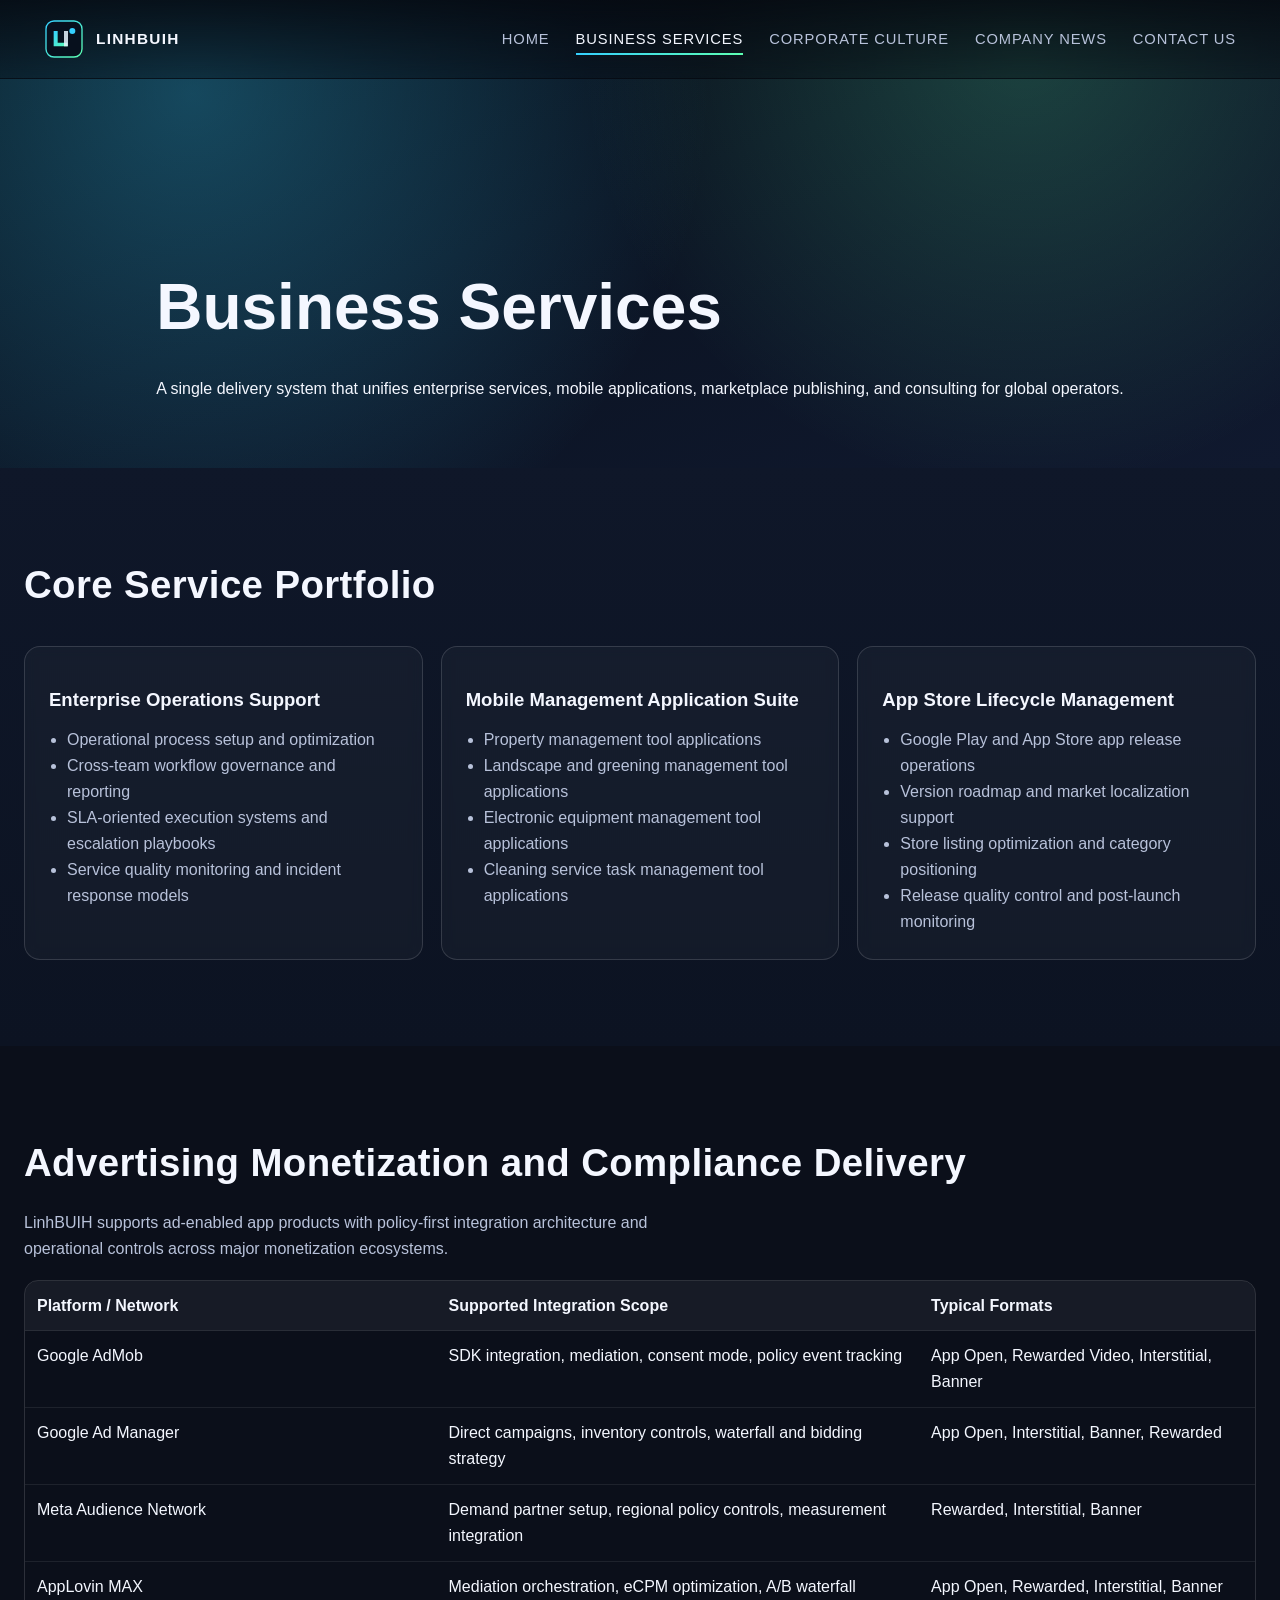
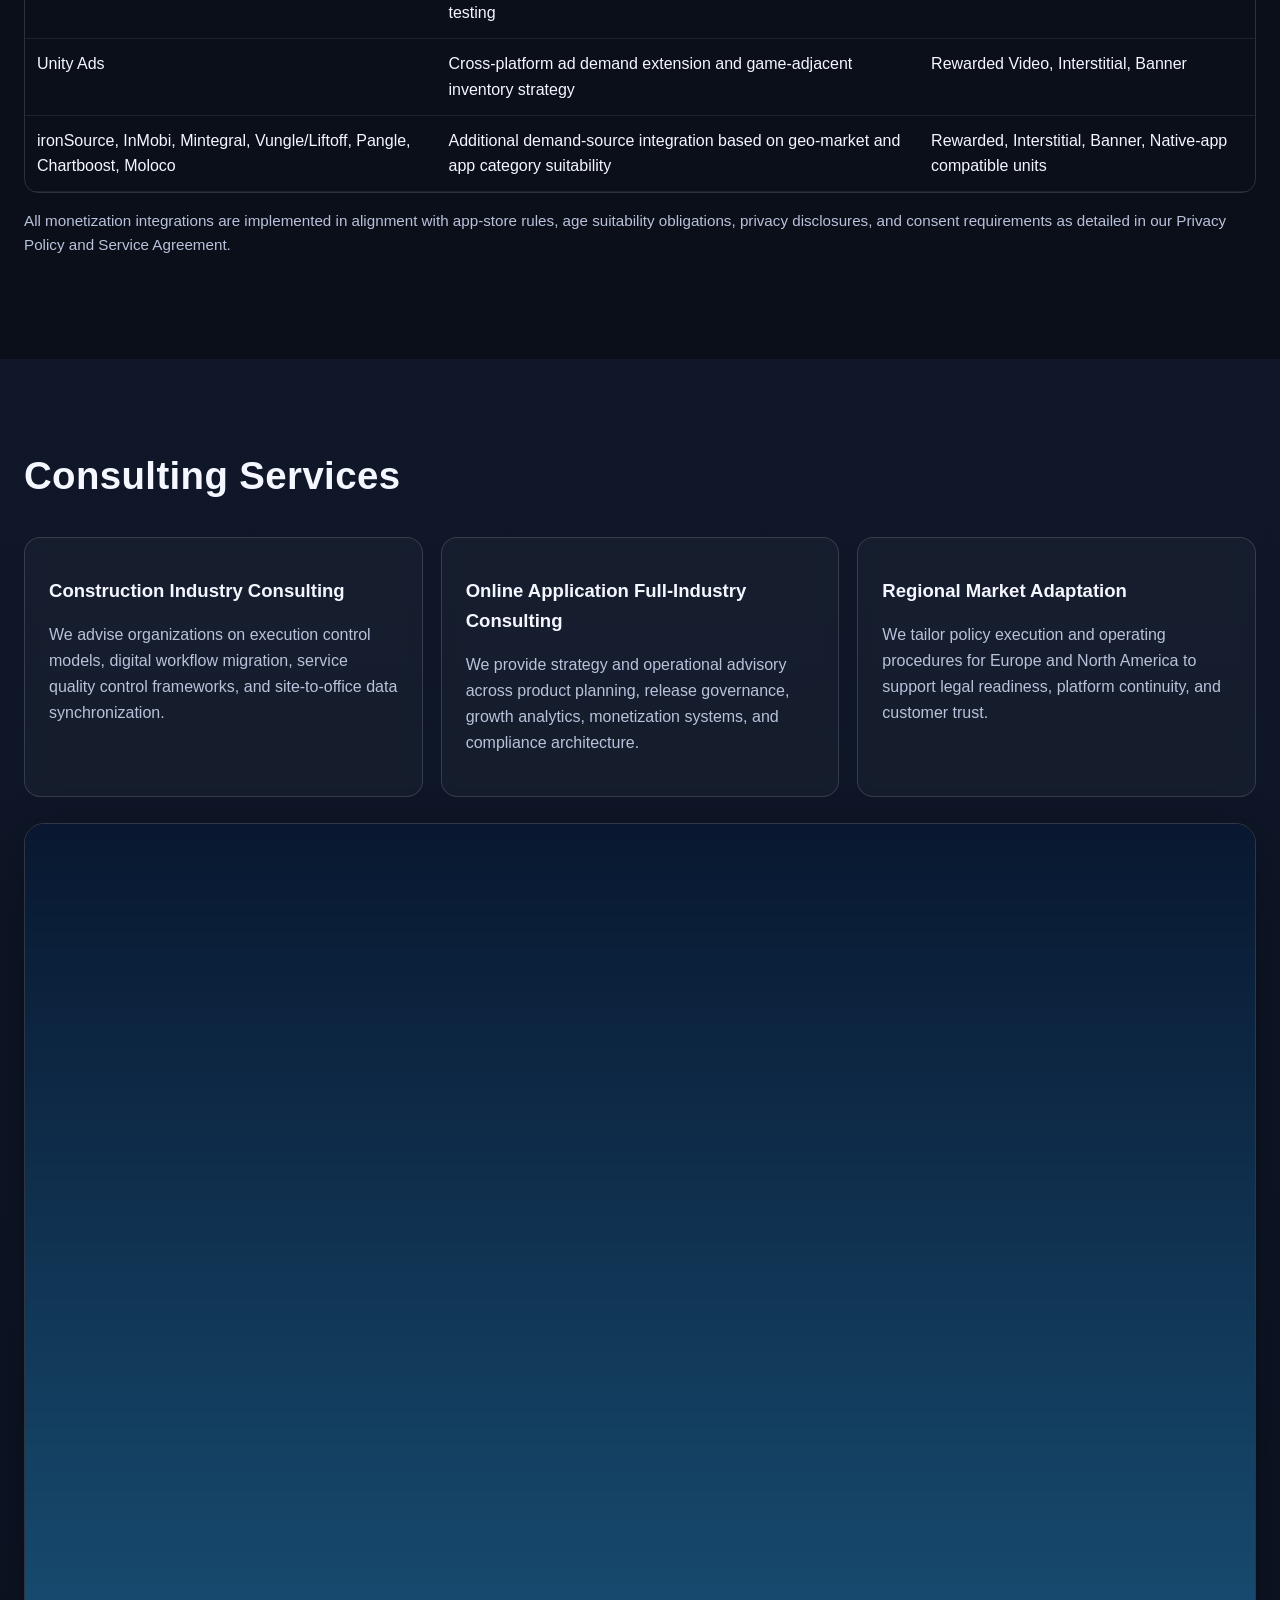
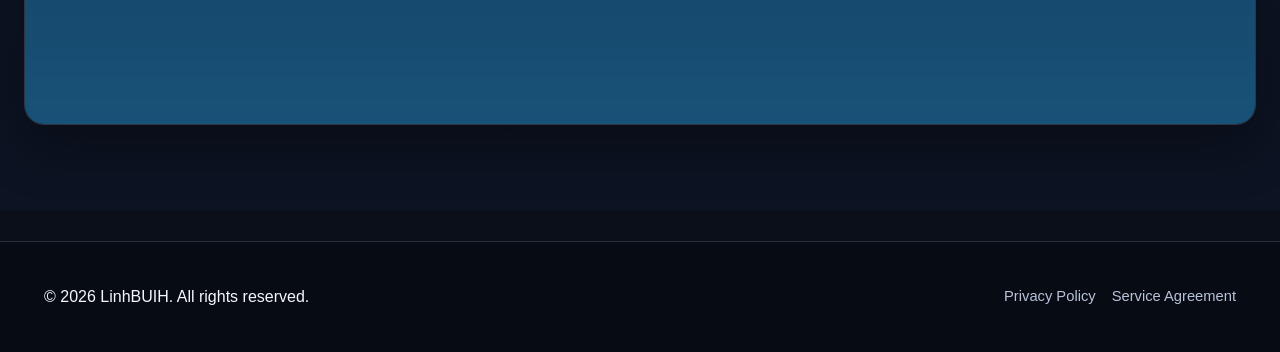
<file: services.html>
<!DOCTYPE html>
<html lang="en">
<head>
  <meta charset="UTF-8" />
  <meta name="viewport" content="width=device-width, initial-scale=1.0" />
  <title>Business Services | LinhBUIH</title>
  <meta name="description" content="LinhBUIH business services: enterprise support, mobile management applications, app store publication, ad monetization integration, and consulting services." />
  <meta name="robots" content="index, follow" />
  <link rel="canonical" href="https://ukugbny.com/services.html" />
  <link rel="icon" type="image/svg+xml" href="images/logo.svg" />
  <link rel="stylesheet" href="css/styles.css" />
</head>
<body>
  <a class="skip-link" href="#main-content">Skip to main content</a>
  <header class="site-header">
    <div class="header-inner">
      <a class="brand" href="index.html" aria-label="LinhBUIH Home">
        <img src="images/logo.svg" alt="LinhBUIH logo" width="40" height="40" />
        <span>LinhBUIH</span>
      </a>
      <button class="nav-toggle" aria-label="Open navigation" aria-expanded="false">Menu</button>
      <nav class="site-nav" aria-label="Primary navigation">
        <ul>
          <li><a href="index.html">Home</a></li>
          <li><a href="services.html">Business Services</a></li>
          <li><a href="culture.html">Corporate Culture</a></li>
          <li><a href="news.html">Company News</a></li>
          <li><a href="contact.html">Contact Us</a></li>
        </ul>
      </nav>
    </div>
  </header>

  <main id="main-content">
    <section class="page-hero">
      <div class="section-inner reveal">
        <h1>Business Services</h1>
        <p class="lead">A single delivery system that unifies enterprise services, mobile applications, marketplace publishing, and consulting for global operators.</p>
      </div>
    </section>

    <section class="section section-dark">
      <div class="section-inner reveal">
        <h2>Core Service Portfolio</h2>
        <div class="grid">
          <article class="card">
            <h3>Enterprise Operations Support</h3>
            <ul>
              <li>Operational process setup and optimization</li>
              <li>Cross-team workflow governance and reporting</li>
              <li>SLA-oriented execution systems and escalation playbooks</li>
              <li>Service quality monitoring and incident response models</li>
            </ul>
          </article>
          <article class="card">
            <h3>Mobile Management Application Suite</h3>
            <ul>
              <li>Property management tool applications</li>
              <li>Landscape and greening management tool applications</li>
              <li>Electronic equipment management tool applications</li>
              <li>Cleaning service task management tool applications</li>
            </ul>
          </article>
          <article class="card">
            <h3>App Store Lifecycle Management</h3>
            <ul>
              <li>Google Play and App Store app release operations</li>
              <li>Version roadmap and market localization support</li>
              <li>Store listing optimization and category positioning</li>
              <li>Release quality control and post-launch monitoring</li>
            </ul>
          </article>
        </div>
      </div>
    </section>

    <section class="section">
      <div class="section-inner reveal">
        <h2>Advertising Monetization and Compliance Delivery</h2>
        <p class="lead">LinhBUIH supports ad-enabled app products with policy-first integration architecture and operational controls across major monetization ecosystems.</p>
        <div class="table-wrap">
          <table aria-label="Ad monetization platforms and formats">
            <thead>
              <tr>
                <th>Platform / Network</th>
                <th>Supported Integration Scope</th>
                <th>Typical Formats</th>
              </tr>
            </thead>
            <tbody>
              <tr>
                <td>Google AdMob</td>
                <td>SDK integration, mediation, consent mode, policy event tracking</td>
                <td>App Open, Rewarded Video, Interstitial, Banner</td>
              </tr>
              <tr>
                <td>Google Ad Manager</td>
                <td>Direct campaigns, inventory controls, waterfall and bidding strategy</td>
                <td>App Open, Interstitial, Banner, Rewarded</td>
              </tr>
              <tr>
                <td>Meta Audience Network</td>
                <td>Demand partner setup, regional policy controls, measurement integration</td>
                <td>Rewarded, Interstitial, Banner</td>
              </tr>
              <tr>
                <td>AppLovin MAX</td>
                <td>Mediation orchestration, eCPM optimization, A/B waterfall testing</td>
                <td>App Open, Rewarded, Interstitial, Banner</td>
              </tr>
              <tr>
                <td>Unity Ads</td>
                <td>Cross-platform ad demand extension and game-adjacent inventory strategy</td>
                <td>Rewarded Video, Interstitial, Banner</td>
              </tr>
              <tr>
                <td>ironSource, InMobi, Mintegral, Vungle/Liftoff, Pangle, Chartboost, Moloco</td>
                <td>Additional demand-source integration based on geo-market and app category suitability</td>
                <td>Rewarded, Interstitial, Banner, Native-app compatible units</td>
              </tr>
            </tbody>
          </table>
        </div>
        <p class="notice">All monetization integrations are implemented in alignment with app-store rules, age suitability obligations, privacy disclosures, and consent requirements as detailed in our Privacy Policy and Service Agreement.</p>
      </div>
    </section>

    <section class="section section-dark">
      <div class="section-inner reveal">
        <h2>Consulting Services</h2>
        <div class="grid">
          <article class="card">
            <h3>Construction Industry Consulting</h3>
            <p>We advise organizations on execution control models, digital workflow migration, service quality control frameworks, and site-to-office data synchronization.</p>
          </article>
          <article class="card">
            <h3>Online Application Full-Industry Consulting</h3>
            <p>We provide strategy and operational advisory across product planning, release governance, growth analytics, monetization systems, and compliance architecture.</p>
          </article>
          <article class="card">
            <h3>Regional Market Adaptation</h3>
            <p>We tailor policy execution and operating procedures for Europe and North America to support legal readiness, platform continuity, and customer trust.</p>
          </article>
        </div>
        <div class="banner-image">
          <img src="images/services-ops.png" alt="Operations center visualization for mobile service workflows" width="1600" height="900" loading="lazy" />
        </div>
      </div>
    </section>
  </main>

  <footer class="site-footer">
    <div class="footer-inner">
      <p>© <span data-year></span> LinhBUIH. All rights reserved.</p>
      <div class="footer-links" aria-label="Policy links">
        <a href="privacy-policy.html">Privacy Policy</a>
        <a href="terms-of-service.html">Service Agreement</a>
      </div>
    </div>
  </footer>

  <script src="js/main.js" defer></script>
</body>
</html>
</file>
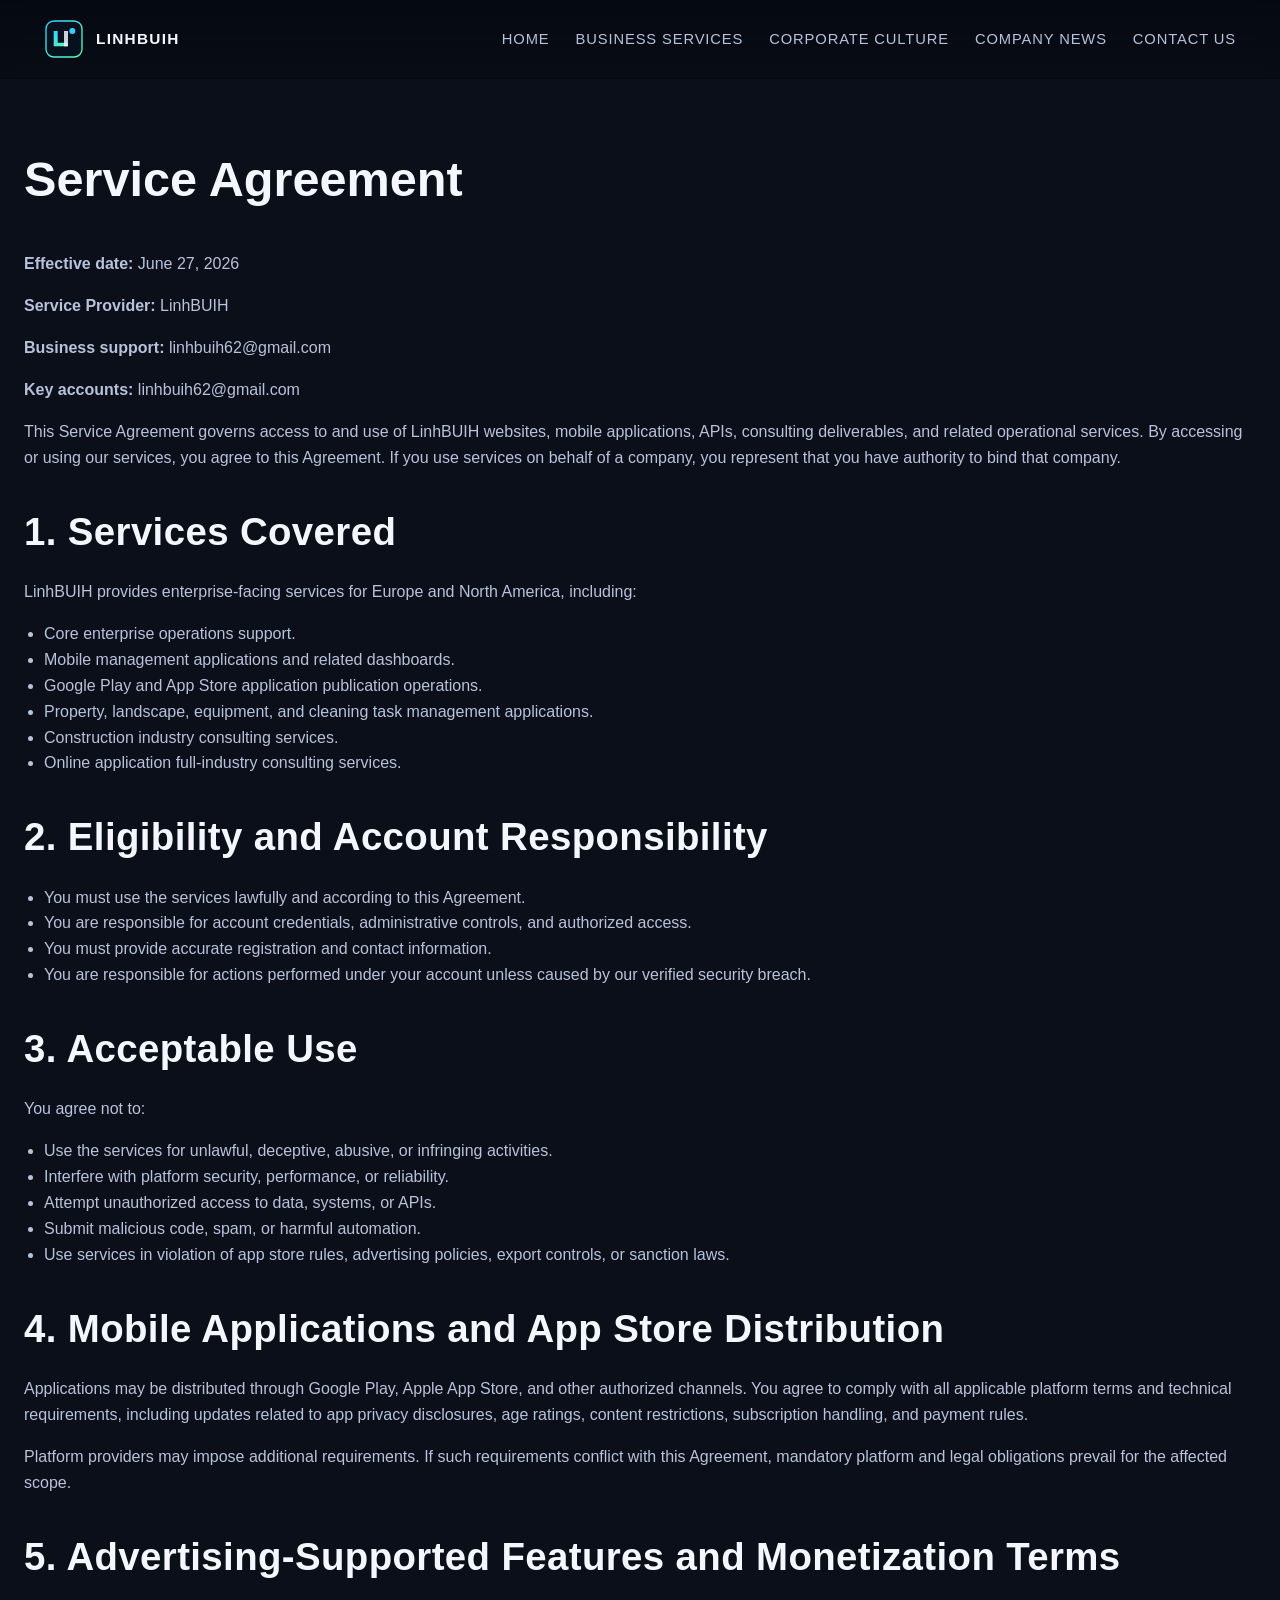
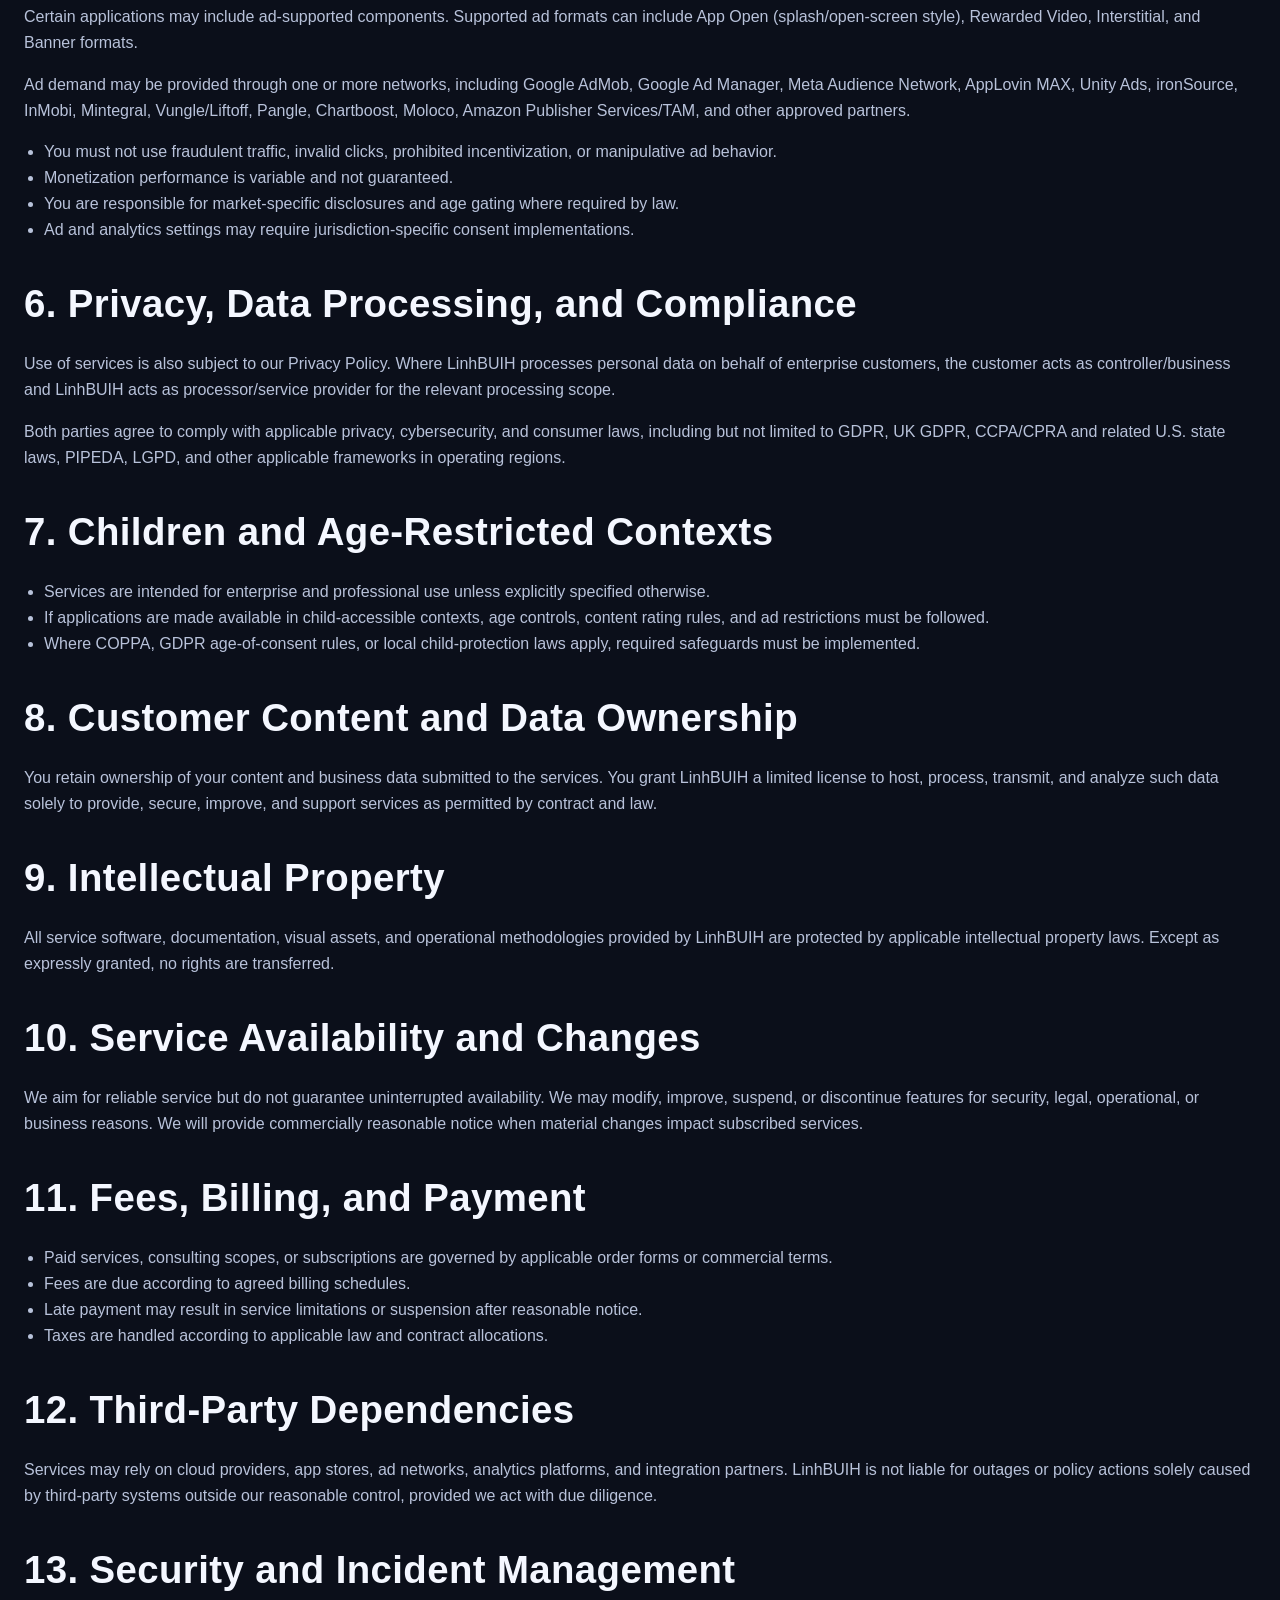
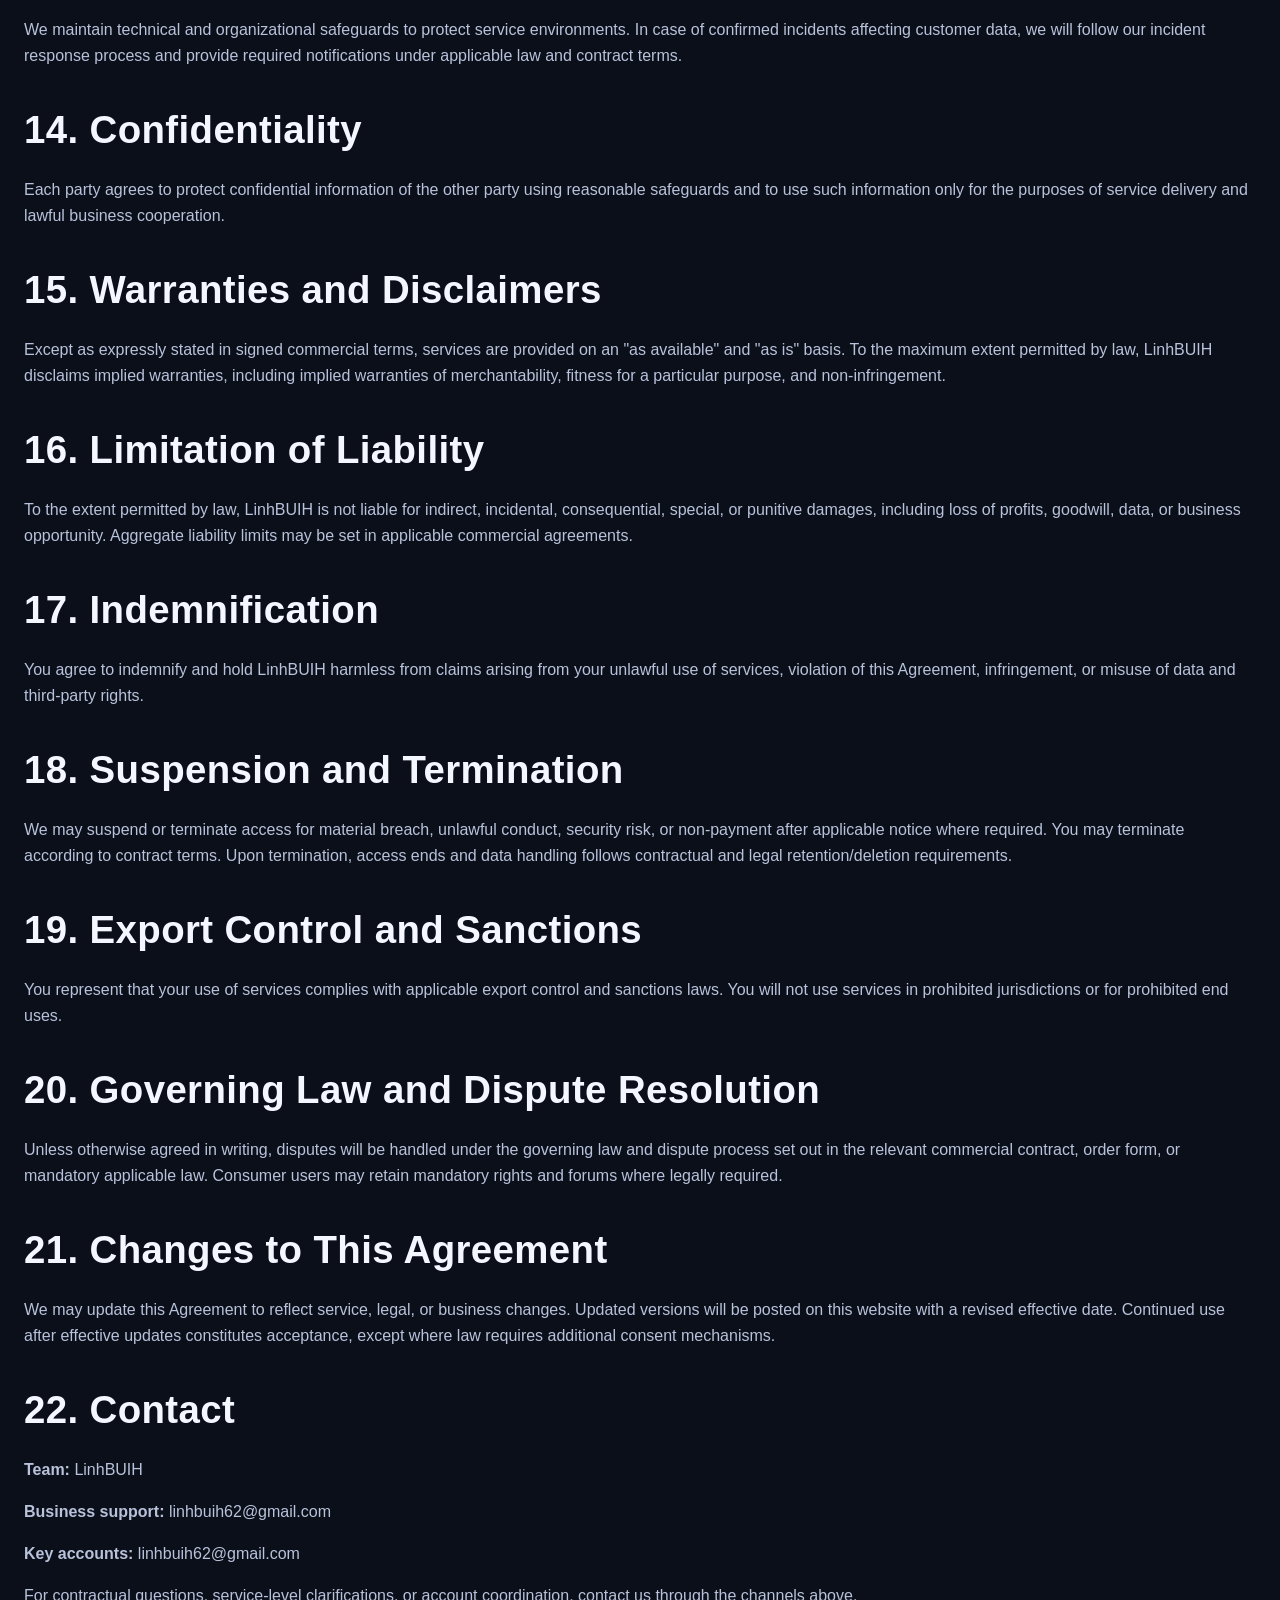
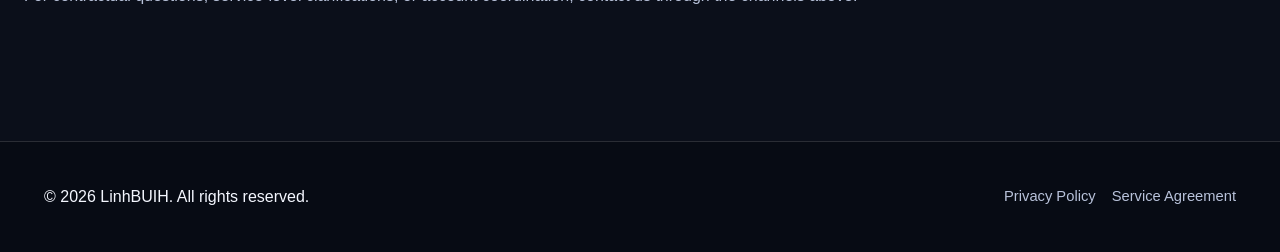
<file: terms-of-service.html>
<!DOCTYPE html>
<html lang="en">
<head>
  <meta charset="UTF-8" />
  <meta name="viewport" content="width=device-width, initial-scale=1.0" />
  <title>Service Agreement | LinhBUIH</title>
  <meta name="description" content="Comprehensive service agreement for LinhBUIH website, enterprise services, mobile applications, and app store distribution operations." />
  <meta name="robots" content="index, follow" />
  <link rel="canonical" href="https://ukugbny.com/terms-of-service.html" />
  <link rel="icon" type="image/svg+xml" href="images/logo.svg" />
  <link rel="stylesheet" href="css/styles.css" />
</head>
<body>
  <a class="skip-link" href="#main-content">Skip to main content</a>
  <header class="site-header">
    <div class="header-inner">
      <a class="brand" href="index.html" aria-label="LinhBUIH Home">
        <img src="images/logo.svg" alt="LinhBUIH logo" width="40" height="40" />
        <span>LinhBUIH</span>
      </a>
      <button class="nav-toggle" aria-label="Open navigation" aria-expanded="false">Menu</button>
      <nav class="site-nav" aria-label="Primary navigation">
        <ul>
          <li><a href="index.html">Home</a></li>
          <li><a href="services.html">Business Services</a></li>
          <li><a href="culture.html">Corporate Culture</a></li>
          <li><a href="news.html">Company News</a></li>
          <li><a href="contact.html">Contact Us</a></li>
        </ul>
      </nav>
    </div>
  </header>

  <main id="main-content" class="section policy-content" style="padding-top: 140px;">
    <div class="section-inner reveal">
      <h1>Service Agreement</h1>
      <p><strong>Effective date:</strong> June 27, 2026</p>
      <p><strong>Service Provider:</strong> LinhBUIH</p>
      <p><strong>Business support:</strong> <a href="mailto:linhbuih62@gmail.com">linhbuih62@gmail.com</a></p>
      <p><strong>Key accounts:</strong> <a href="mailto:linhbuih62@gmail.com">linhbuih62@gmail.com</a></p>
      <p>This Service Agreement governs access to and use of LinhBUIH websites, mobile applications, APIs, consulting deliverables, and related operational services. By accessing or using our services, you agree to this Agreement. If you use services on behalf of a company, you represent that you have authority to bind that company.</p>

      <h2>1. Services Covered</h2>
      <p>LinhBUIH provides enterprise-facing services for Europe and North America, including:</p>
      <ul>
        <li>Core enterprise operations support.</li>
        <li>Mobile management applications and related dashboards.</li>
        <li>Google Play and App Store application publication operations.</li>
        <li>Property, landscape, equipment, and cleaning task management applications.</li>
        <li>Construction industry consulting services.</li>
        <li>Online application full-industry consulting services.</li>
      </ul>

      <h2>2. Eligibility and Account Responsibility</h2>
      <ul>
        <li>You must use the services lawfully and according to this Agreement.</li>
        <li>You are responsible for account credentials, administrative controls, and authorized access.</li>
        <li>You must provide accurate registration and contact information.</li>
        <li>You are responsible for actions performed under your account unless caused by our verified security breach.</li>
      </ul>

      <h2>3. Acceptable Use</h2>
      <p>You agree not to:</p>
      <ul>
        <li>Use the services for unlawful, deceptive, abusive, or infringing activities.</li>
        <li>Interfere with platform security, performance, or reliability.</li>
        <li>Attempt unauthorized access to data, systems, or APIs.</li>
        <li>Submit malicious code, spam, or harmful automation.</li>
        <li>Use services in violation of app store rules, advertising policies, export controls, or sanction laws.</li>
      </ul>

      <h2>4. Mobile Applications and App Store Distribution</h2>
      <p>Applications may be distributed through Google Play, Apple App Store, and other authorized channels. You agree to comply with all applicable platform terms and technical requirements, including updates related to app privacy disclosures, age ratings, content restrictions, subscription handling, and payment rules.</p>
      <p>Platform providers may impose additional requirements. If such requirements conflict with this Agreement, mandatory platform and legal obligations prevail for the affected scope.</p>

      <h2>5. Advertising-Supported Features and Monetization Terms</h2>
      <p>Certain applications may include ad-supported components. Supported ad formats can include App Open (splash/open-screen style), Rewarded Video, Interstitial, and Banner formats.</p>
      <p>Ad demand may be provided through one or more networks, including Google AdMob, Google Ad Manager, Meta Audience Network, AppLovin MAX, Unity Ads, ironSource, InMobi, Mintegral, Vungle/Liftoff, Pangle, Chartboost, Moloco, Amazon Publisher Services/TAM, and other approved partners.</p>
      <ul>
        <li>You must not use fraudulent traffic, invalid clicks, prohibited incentivization, or manipulative ad behavior.</li>
        <li>Monetization performance is variable and not guaranteed.</li>
        <li>You are responsible for market-specific disclosures and age gating where required by law.</li>
        <li>Ad and analytics settings may require jurisdiction-specific consent implementations.</li>
      </ul>

      <h2>6. Privacy, Data Processing, and Compliance</h2>
      <p>Use of services is also subject to our Privacy Policy. Where LinhBUIH processes personal data on behalf of enterprise customers, the customer acts as controller/business and LinhBUIH acts as processor/service provider for the relevant processing scope.</p>
      <p>Both parties agree to comply with applicable privacy, cybersecurity, and consumer laws, including but not limited to GDPR, UK GDPR, CCPA/CPRA and related U.S. state laws, PIPEDA, LGPD, and other applicable frameworks in operating regions.</p>

      <h2>7. Children and Age-Restricted Contexts</h2>
      <ul>
        <li>Services are intended for enterprise and professional use unless explicitly specified otherwise.</li>
        <li>If applications are made available in child-accessible contexts, age controls, content rating rules, and ad restrictions must be followed.</li>
        <li>Where COPPA, GDPR age-of-consent rules, or local child-protection laws apply, required safeguards must be implemented.</li>
      </ul>

      <h2>8. Customer Content and Data Ownership</h2>
      <p>You retain ownership of your content and business data submitted to the services. You grant LinhBUIH a limited license to host, process, transmit, and analyze such data solely to provide, secure, improve, and support services as permitted by contract and law.</p>

      <h2>9. Intellectual Property</h2>
      <p>All service software, documentation, visual assets, and operational methodologies provided by LinhBUIH are protected by applicable intellectual property laws. Except as expressly granted, no rights are transferred.</p>

      <h2>10. Service Availability and Changes</h2>
      <p>We aim for reliable service but do not guarantee uninterrupted availability. We may modify, improve, suspend, or discontinue features for security, legal, operational, or business reasons. We will provide commercially reasonable notice when material changes impact subscribed services.</p>

      <h2>11. Fees, Billing, and Payment</h2>
      <ul>
        <li>Paid services, consulting scopes, or subscriptions are governed by applicable order forms or commercial terms.</li>
        <li>Fees are due according to agreed billing schedules.</li>
        <li>Late payment may result in service limitations or suspension after reasonable notice.</li>
        <li>Taxes are handled according to applicable law and contract allocations.</li>
      </ul>

      <h2>12. Third-Party Dependencies</h2>
      <p>Services may rely on cloud providers, app stores, ad networks, analytics platforms, and integration partners. LinhBUIH is not liable for outages or policy actions solely caused by third-party systems outside our reasonable control, provided we act with due diligence.</p>

      <h2>13. Security and Incident Management</h2>
      <p>We maintain technical and organizational safeguards to protect service environments. In case of confirmed incidents affecting customer data, we will follow our incident response process and provide required notifications under applicable law and contract terms.</p>

      <h2>14. Confidentiality</h2>
      <p>Each party agrees to protect confidential information of the other party using reasonable safeguards and to use such information only for the purposes of service delivery and lawful business cooperation.</p>

      <h2>15. Warranties and Disclaimers</h2>
      <p>Except as expressly stated in signed commercial terms, services are provided on an "as available" and "as is" basis. To the maximum extent permitted by law, LinhBUIH disclaims implied warranties, including implied warranties of merchantability, fitness for a particular purpose, and non-infringement.</p>

      <h2>16. Limitation of Liability</h2>
      <p>To the extent permitted by law, LinhBUIH is not liable for indirect, incidental, consequential, special, or punitive damages, including loss of profits, goodwill, data, or business opportunity. Aggregate liability limits may be set in applicable commercial agreements.</p>

      <h2>17. Indemnification</h2>
      <p>You agree to indemnify and hold LinhBUIH harmless from claims arising from your unlawful use of services, violation of this Agreement, infringement, or misuse of data and third-party rights.</p>

      <h2>18. Suspension and Termination</h2>
      <p>We may suspend or terminate access for material breach, unlawful conduct, security risk, or non-payment after applicable notice where required. You may terminate according to contract terms. Upon termination, access ends and data handling follows contractual and legal retention/deletion requirements.</p>

      <h2>19. Export Control and Sanctions</h2>
      <p>You represent that your use of services complies with applicable export control and sanctions laws. You will not use services in prohibited jurisdictions or for prohibited end uses.</p>

      <h2>20. Governing Law and Dispute Resolution</h2>
      <p>Unless otherwise agreed in writing, disputes will be handled under the governing law and dispute process set out in the relevant commercial contract, order form, or mandatory applicable law. Consumer users may retain mandatory rights and forums where legally required.</p>

      <h2>21. Changes to This Agreement</h2>
      <p>We may update this Agreement to reflect service, legal, or business changes. Updated versions will be posted on this website with a revised effective date. Continued use after effective updates constitutes acceptance, except where law requires additional consent mechanisms.</p>

      <h2>22. Contact</h2>
      <p><strong>Team:</strong> LinhBUIH</p>
      <p><strong>Business support:</strong> <a href="mailto:linhbuih62@gmail.com">linhbuih62@gmail.com</a></p>
      <p><strong>Key accounts:</strong> <a href="mailto:linhbuih62@gmail.com">linhbuih62@gmail.com</a></p>
      <p>For contractual questions, service-level clarifications, or account coordination, contact us through the channels above.</p>
    </div>
  </main>

  <footer class="site-footer">
    <div class="footer-inner">
      <p>© <span data-year></span> LinhBUIH. All rights reserved.</p>
      <div class="footer-links" aria-label="Policy links">
        <a href="privacy-policy.html">Privacy Policy</a>
        <a href="terms-of-service.html">Service Agreement</a>
      </div>
    </div>
  </footer>

  <script src="js/main.js" defer></script>
</body>
</html>
</file>
<file: css/styles.css>
:root {
  --color-bg: #0b0f1a;
  --color-bg-soft: #10182a;
  --color-bg-glass: rgba(12, 18, 30, 0.68);
  --color-text: #f4f7ff;
  --color-muted: #b8c2da;
  --color-accent: #35d0ff;
  --color-accent-2: #5dffb2;
  --color-line: rgba(255, 255, 255, 0.14);
  --gradient-hero: radial-gradient(circle at 15% 20%, rgba(53, 208, 255, 0.3), transparent 45%),
    radial-gradient(circle at 80% 10%, rgba(93, 255, 178, 0.2), transparent 40%),
    linear-gradient(160deg, #060a12 0%, #0b1322 45%, #10192f 100%);
  --max-width: 1240px;
  --radius: 18px;
  --shadow: 0 22px 50px rgba(0, 0, 0, 0.35);
  --font-display: "Avenir Next", "Segoe UI", "Helvetica Neue", sans-serif;
  --font-body: "Avenir", "Trebuchet MS", "Helvetica Neue", sans-serif;
}

* {
  box-sizing: border-box;
}

html,
body {
  margin: 0;
  padding: 0;
  background: var(--color-bg);
  color: var(--color-text);
  font-family: var(--font-body);
  scroll-behavior: smooth;
}

body {
  line-height: 1.62;
  overflow-x: hidden;
}

img {
  max-width: 100%;
  display: block;
}

a {
  color: inherit;
  text-decoration: none;
}

.skip-link {
  position: absolute;
  left: -9999px;
  top: 0;
  background: #fff;
  color: #000;
  padding: 8px 12px;
  z-index: 1000;
}

.skip-link:focus {
  left: 14px;
  top: 14px;
}

.site-header {
  position: fixed;
  top: 0;
  left: 0;
  right: 0;
  z-index: 100;
  backdrop-filter: blur(10px);
  background: linear-gradient(to bottom, rgba(5, 8, 15, 0.82), rgba(5, 8, 15, 0.36));
  border-bottom: 1px solid transparent;
  transition: background 0.35s ease, border-color 0.35s ease, box-shadow 0.35s ease;
}

.site-header.is-scrolled {
  background: rgba(9, 13, 23, 0.9);
  border-color: var(--color-line);
  box-shadow: 0 8px 28px rgba(0, 0, 0, 0.35);
}

.header-inner {
  max-width: var(--max-width);
  margin: 0 auto;
  min-height: 78px;
  padding: 0 24px;
  display: flex;
  align-items: center;
  justify-content: space-between;
  gap: 24px;
}

.brand {
  display: flex;
  align-items: center;
  gap: 12px;
  letter-spacing: 0.08em;
  text-transform: uppercase;
  font-weight: 700;
}

.brand svg {
  width: 40px;
  height: 40px;
}

.brand span {
  font-size: 0.96rem;
}

.nav-toggle {
  display: none;
  width: 42px;
  height: 42px;
  border: 1px solid var(--color-line);
  border-radius: 10px;
  background: transparent;
  color: var(--color-text);
}

.site-nav ul {
  display: flex;
  list-style: none;
  padding: 0;
  margin: 0;
  gap: 26px;
}

.site-nav a {
  position: relative;
  font-size: 0.92rem;
  letter-spacing: 0.06em;
  text-transform: uppercase;
  color: var(--color-muted);
  transition: color 0.25s ease;
}

.site-nav a::after {
  content: "";
  position: absolute;
  left: 0;
  bottom: -8px;
  width: 100%;
  height: 2px;
  transform: scaleX(0);
  transform-origin: left;
  background: linear-gradient(90deg, var(--color-accent), var(--color-accent-2));
  transition: transform 0.25s ease;
}

.site-nav a:hover,
.site-nav a[aria-current="page"] {
  color: var(--color-text);
}

.site-nav a:hover::after,
.site-nav a[aria-current="page"]::after {
  transform: scaleX(1);
}

.hero {
  position: relative;
  min-height: 100vh;
  display: grid;
  align-items: center;
  background: var(--gradient-hero);
  padding: 138px 24px 60px;
  isolation: isolate;
}

.hero::before,
.hero::after {
  content: "";
  position: absolute;
  z-index: -1;
  filter: blur(40px);
  opacity: 0.7;
}

.hero::before {
  width: 380px;
  height: 380px;
  background: rgba(53, 208, 255, 0.38);
  border-radius: 50%;
  top: 10%;
  left: -5%;
  animation: drift 9s ease-in-out infinite;
}

.hero::after {
  width: 320px;
  height: 320px;
  background: rgba(93, 255, 178, 0.25);
  border-radius: 50%;
  bottom: 2%;
  right: -4%;
  animation: drift 11s ease-in-out infinite reverse;
}

@keyframes drift {
  0%,
  100% {
    transform: translateY(0px) translateX(0px);
  }
  50% {
    transform: translateY(-24px) translateX(18px);
  }
}

.hero-inner {
  max-width: var(--max-width);
  margin: 0 auto;
  width: 100%;
  display: grid;
  grid-template-columns: minmax(300px, 1.1fr) minmax(300px, 0.9fr);
  gap: 40px;
  align-items: center;
}

.hero-copy h1 {
  margin: 0 0 18px;
  font-family: var(--font-display);
  font-size: clamp(2.2rem, 4.8vw, 4.8rem);
  line-height: 1.08;
  letter-spacing: 0.01em;
}

.hero-copy p {
  margin: 0 0 12px;
  font-size: clamp(1rem, 1.6vw, 1.2rem);
  color: var(--color-muted);
  max-width: 66ch;
}

.hero-actions {
  margin-top: 26px;
  display: flex;
  flex-wrap: wrap;
  gap: 14px;
}

.btn {
  border: none;
  cursor: pointer;
  display: inline-flex;
  align-items: center;
  justify-content: center;
  padding: 12px 22px;
  border-radius: 999px;
  letter-spacing: 0.04em;
  text-transform: uppercase;
  font-size: 0.82rem;
  font-weight: 700;
  transition: transform 0.25s ease, box-shadow 0.25s ease, background 0.25s ease;
}

.btn-primary {
  color: #061018;
  background: linear-gradient(95deg, var(--color-accent), var(--color-accent-2));
  box-shadow: 0 10px 30px rgba(53, 208, 255, 0.35);
}

.btn-secondary {
  border: 1px solid var(--color-line);
  color: var(--color-text);
  background: rgba(255, 255, 255, 0.03);
}

.btn:hover {
  transform: translateY(-2px);
}

.hero-card {
  background: var(--color-bg-glass);
  border: 1px solid var(--color-line);
  border-radius: var(--radius);
  padding: 24px;
  box-shadow: var(--shadow);
  transform: perspective(900px) rotateY(-6deg);
  transform-style: preserve-3d;
}

.hero-card h2 {
  margin-top: 0;
  font-size: 1.2rem;
  letter-spacing: 0.04em;
  text-transform: uppercase;
}

.hero-card ul {
  padding-left: 18px;
  margin: 10px 0 0;
  color: var(--color-muted);
}

main {
  display: block;
}

.section {
  position: relative;
  padding: 86px 24px;
}

.section-dark {
  background: linear-gradient(180deg, #0f1729 0%, #0c1322 100%);
}

.section-inner {
  max-width: var(--max-width);
  margin: 0 auto;
}

.section h2 {
  margin-top: 0;
  margin-bottom: 14px;
  font-size: clamp(1.6rem, 3vw, 2.6rem);
  font-family: var(--font-display);
  letter-spacing: 0.01em;
}

.section .lead {
  color: var(--color-muted);
  max-width: 78ch;
}

.grid {
  margin-top: 30px;
  display: grid;
  grid-template-columns: repeat(12, 1fr);
  gap: 18px;
}

.card {
  grid-column: span 4;
  background: rgba(255, 255, 255, 0.03);
  border: 1px solid var(--color-line);
  border-radius: 16px;
  padding: 24px;
  backdrop-filter: blur(6px);
  transition: transform 0.28s ease, border-color 0.28s ease;
}

.card:hover {
  transform: translateY(-6px);
  border-color: rgba(93, 255, 178, 0.5);
}

.card svg {
  width: 36px;
  height: 36px;
}

.card h3 {
  margin: 14px 0 8px;
  font-size: 1.16rem;
}

.card p,
.card li {
  color: var(--color-muted);
}

.card ul {
  margin: 12px 0 0;
  padding-left: 18px;
}

.banner-image {
  margin-top: 26px;
  border-radius: 20px;
  overflow: hidden;
  border: 1px solid var(--color-line);
  box-shadow: var(--shadow);
}

.timeline {
  margin-top: 30px;
  border-left: 2px solid rgba(53, 208, 255, 0.35);
  padding-left: 18px;
}

.timeline-item {
  margin: 0 0 22px;
}

.timeline-item h3 {
  margin: 0;
  font-size: 1.1rem;
}

.timeline-item p {
  margin: 6px 0 0;
  color: var(--color-muted);
}

.contact-panel {
  margin-top: 28px;
  display: grid;
  grid-template-columns: repeat(2, minmax(260px, 1fr));
  gap: 18px;
}

.contact-item {
  border: 1px solid var(--color-line);
  border-radius: 14px;
  padding: 20px;
  background: rgba(255, 255, 255, 0.03);
}

.contact-item h3 {
  margin: 0 0 8px;
}

.table-wrap {
  margin-top: 18px;
  overflow-x: auto;
  border: 1px solid var(--color-line);
  border-radius: 14px;
}

table {
  width: 100%;
  border-collapse: collapse;
}

th,
td {
  border-bottom: 1px solid rgba(255, 255, 255, 0.08);
  padding: 12px;
  text-align: left;
  vertical-align: top;
}

th {
  background: rgba(255, 255, 255, 0.05);
  font-weight: 600;
}

.policy-content h1,
.policy-content h2,
.policy-content h3 {
  font-family: var(--font-display);
}

.policy-content h1 {
  margin-top: 0;
  font-size: clamp(2rem, 3.8vw, 3.2rem);
}

.policy-content h2 {
  margin-top: 30px;
  margin-bottom: 12px;
}

.policy-content p,
.policy-content li {
  color: var(--color-muted);
}

.policy-content ul {
  padding-left: 20px;
}

.reveal {
  opacity: 0;
  transform: translateY(16px);
  transition: opacity 0.65s ease, transform 0.65s ease;
}

.reveal.is-visible {
  opacity: 1;
  transform: none;
}

.site-footer {
  margin-top: 30px;
  border-top: 1px solid var(--color-line);
  background: #070b14;
}

.footer-inner {
  max-width: var(--max-width);
  margin: 0 auto;
  padding: 26px 24px;
  display: flex;
  flex-wrap: wrap;
  align-items: center;
  justify-content: space-between;
  gap: 16px;
}

.footer-links {
  display: flex;
  flex-wrap: wrap;
  gap: 16px;
  color: var(--color-muted);
  font-size: 0.92rem;
}

.footer-links a:hover {
  color: var(--color-text);
}

.page-hero {
  min-height: 52vh;
  display: grid;
  align-items: end;
  padding: 140px 24px 50px;
  background: var(--gradient-hero);
}

.page-hero h1 {
  margin: 0;
  font-size: clamp(2rem, 5vw, 4rem);
}

.notice {
  color: var(--color-muted);
  font-size: 0.95rem;
}

@media (max-width: 1024px) {
  .hero-inner {
    grid-template-columns: 1fr;
  }

  .hero-card {
    transform: none;
  }

  .card {
    grid-column: span 6;
  }
}

@media (max-width: 760px) {
  .header-inner {
    min-height: 72px;
    padding: 0 16px;
  }

  .nav-toggle {
    display: inline-flex;
    align-items: center;
    justify-content: center;
  }

  .site-nav {
    position: absolute;
    top: 72px;
    left: 0;
    right: 0;
    background: rgba(8, 12, 22, 0.98);
    border-top: 1px solid var(--color-line);
    border-bottom: 1px solid var(--color-line);
    max-height: 0;
    overflow: hidden;
    transition: max-height 0.35s ease;
  }

  .site-nav.is-open {
    max-height: 280px;
  }

  .site-nav ul {
    flex-direction: column;
    gap: 0;
  }

  .site-nav li {
    border-bottom: 1px solid rgba(255, 255, 255, 0.08);
  }

  .site-nav a {
    display: block;
    padding: 12px 16px;
  }

  .hero,
  .page-hero {
    padding-left: 16px;
    padding-right: 16px;
  }

  .section {
    padding-left: 16px;
    padding-right: 16px;
  }

  .card {
    grid-column: span 12;
  }

  .contact-panel {
    grid-template-columns: 1fr;
  }

  .footer-inner {
    padding-left: 16px;
    padding-right: 16px;
  }
}
</file>
